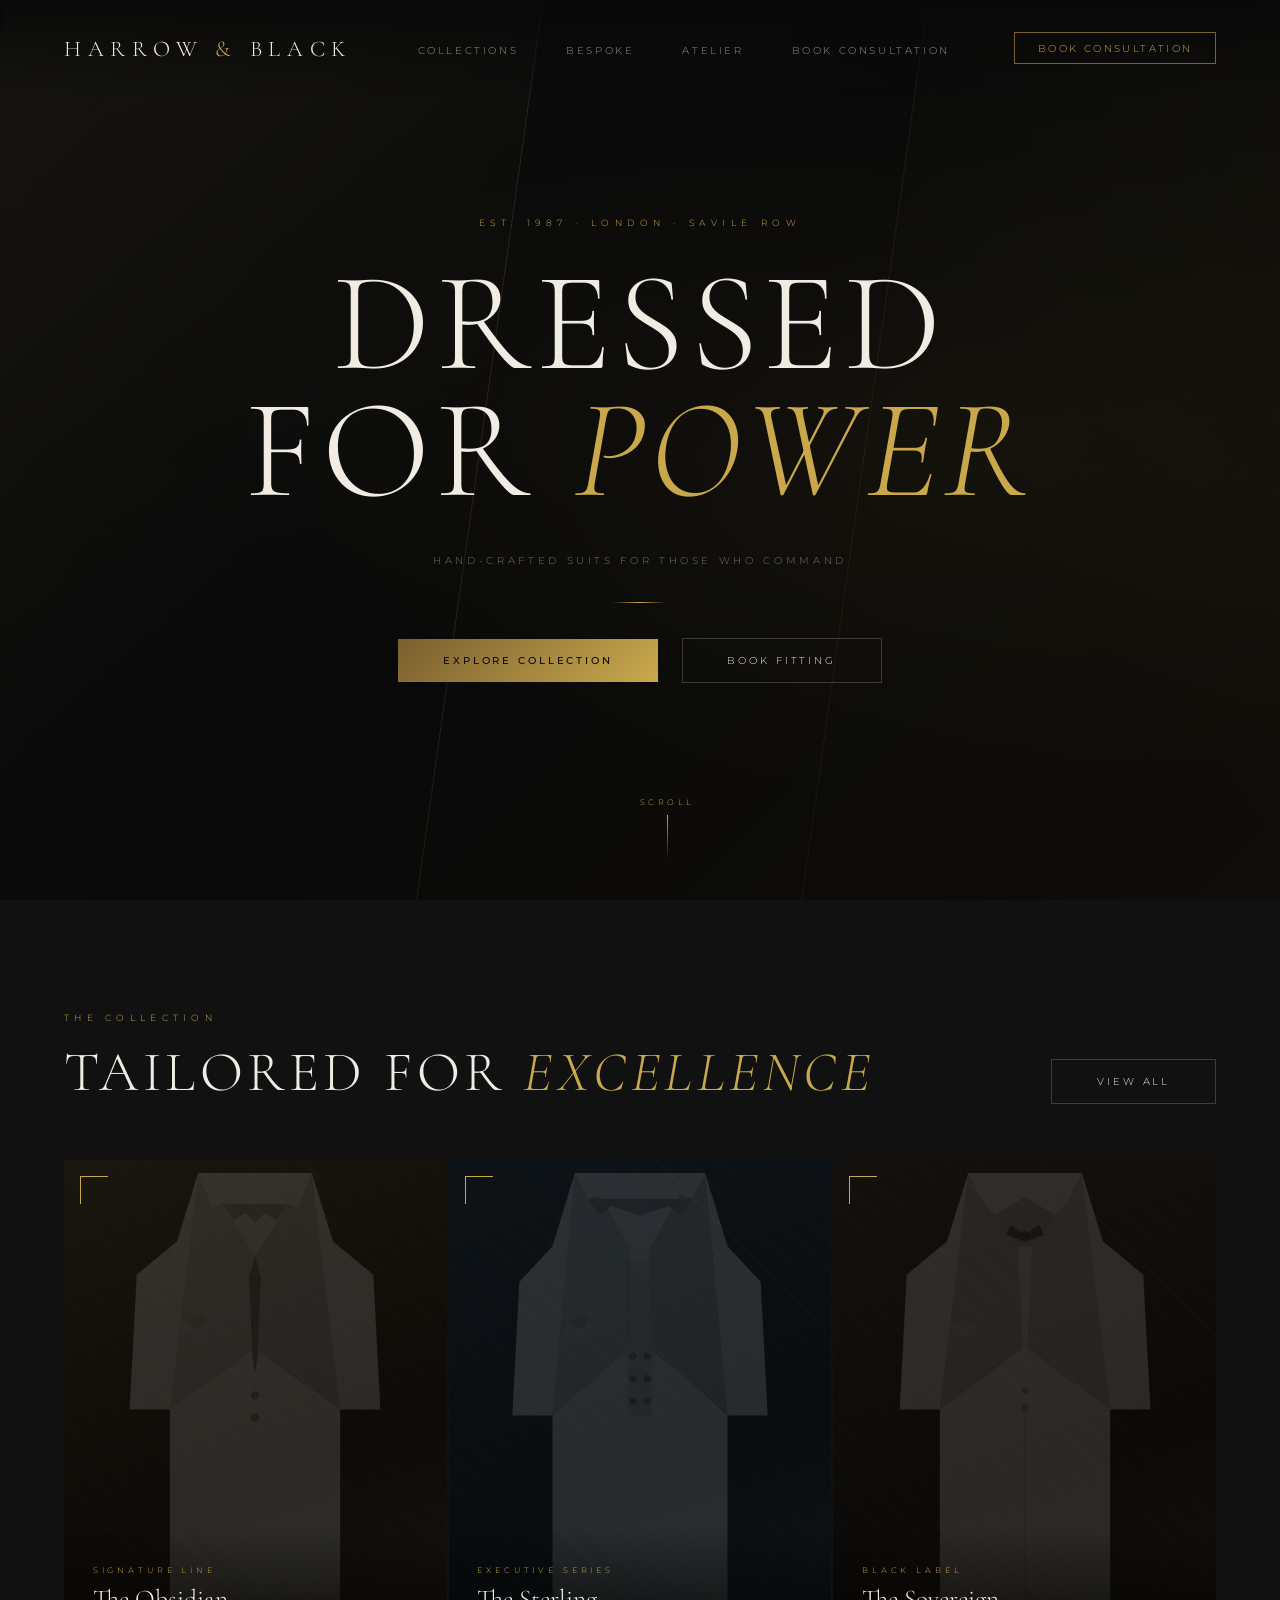
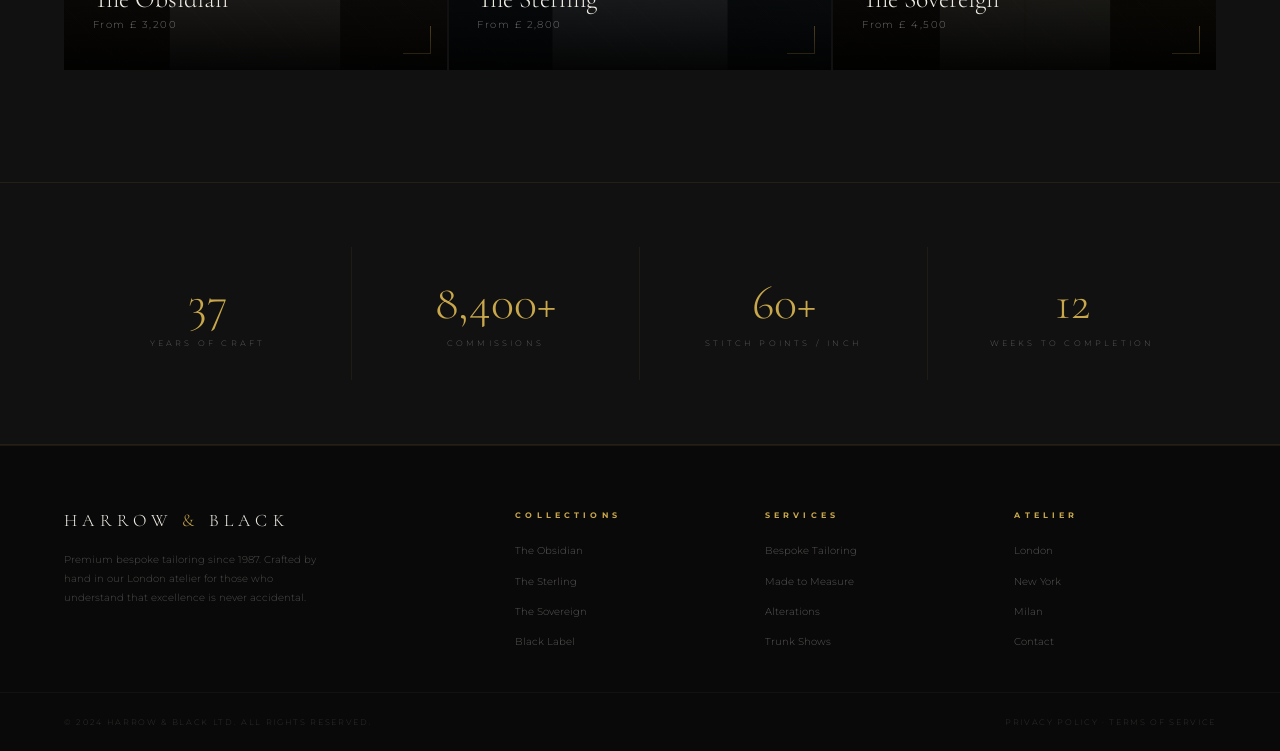
<file: index.html>
<!DOCTYPE html>
<html lang="en">
<head>
  <meta charset="UTF-8"/>
  <meta name="viewport" content="width=device-width, initial-scale=1.0"/>
  <title>Harrow & Black — Premium Tailoring</title>
  <link rel="stylesheet" href="style.css"/>
  <style>
    /* ---- HERO ---- */
    .hero {
      position: relative;
      min-height: 100vh;
      display: flex;
      align-items: center;
      justify-content: center;
      overflow: hidden;
      z-index: 1;
    }
    .hero-bg {
      position: absolute; inset: 0;
      background:
        radial-gradient(ellipse at 75% 50%, rgba(201,168,76,0.05) 0%, transparent 55%),
        linear-gradient(135deg, #0d0d0d 0%, #090909 50%, #0f0d08 100%);
    }
    .hero-panel {
      position: absolute;
      pointer-events: none;
    }
    .hero-panel-left {
      top: -10%; left: -5%;
      width: 42%; height: 130%;
      background: linear-gradient(135deg, rgba(201,168,76,0.06) 0%, transparent 60%);
      transform: skewX(-8deg);
      border-right: 1px solid rgba(201,168,76,0.12);
    }
    .hero-panel-right {
      top: -10%; right: -5%;
      width: 38%; height: 130%;
      background: linear-gradient(-135deg, rgba(201,168,76,0.04) 0%, transparent 60%);
      transform: skewX(-8deg);
      border-left: 1px solid rgba(201,168,76,0.08);
    }
    .hero-gold-line { display: none; }

    .hero-content {
      position: relative;
      z-index: 2;
      text-align: center;
      padding: 0 2rem;
    }
    .hero-eyebrow {
      font-size: 0.58rem;
      letter-spacing: 0.6em;
      text-transform: uppercase;
      color: var(--gold);
      margin-bottom: 2rem;
      opacity: 0;
      animation: riseIn 1s ease forwards 0.3s;
    }
    .hero-title {
      font-family: 'Cormorant Garamond', serif;
      font-weight: 300;
      font-size: clamp(4rem, 11vw, 9rem);
      line-height: 0.9;
      letter-spacing: 0.04em;
      text-transform: uppercase;
      opacity: 0;
      animation: riseIn 1.2s ease forwards 0.5s;
    }
    .hero-title em { font-style: italic; color: var(--gold); }
    .hero-subtitle {
      margin-top: 2.5rem;
      font-size: 0.65rem;
      letter-spacing: 0.35em;
      text-transform: uppercase;
      color: rgba(240,236,228,0.45);
      opacity: 0;
      animation: riseIn 1.2s ease forwards 0.8s;
    }
    .hero-divider {
      width: 55px; height: 1px;
      background: linear-gradient(to right, transparent, var(--gold), transparent);
      margin: 2.2rem auto;
      opacity: 0;
      animation: riseIn 1s ease forwards 1s;
    }
    .hero-actions {
      display: flex;
      gap: 1.5rem;
      justify-content: center;
      align-items: center;
      opacity: 0;
      animation: riseIn 1.2s ease forwards 1.2s;
    }
    @keyframes riseIn {
      from { opacity: 0; transform: translateY(28px); }
      to   { opacity: 1; transform: translateY(0); }
    }
    .scroll-hint {
      position: absolute;
      bottom: 2.5rem; left: 50%;
      transform: translateX(-50%);
      display: flex;
      flex-direction: column;
      align-items: center;
      gap: 0.5rem;
      opacity: 0;
      animation: riseIn 1s ease forwards 1.8s;
      z-index: 2;
    }
    .scroll-hint span {
      font-size: 0.48rem;
      letter-spacing: 0.45em;
      text-transform: uppercase;
      color: var(--gold);
    }
    .scroll-line {
      width: 1px; height: 45px;
      background: linear-gradient(to bottom, var(--gold), transparent);
      animation: scrollPulse 2s ease infinite;
    }
    @keyframes scrollPulse {
      0%,100% { opacity: 0.4; }
      50%      { opacity: 1; }
    }

    /* ---- COLLECTIONS PREVIEW ---- */
    .collections-preview {
      padding: 7rem 5%;
      background: var(--dark);
    }
    .collections-header {
      display: flex;
      justify-content: space-between;
      align-items: flex-end;
      margin-bottom: 3.5rem;
    }
    .collections-grid {
      display: grid;
      grid-template-columns: repeat(3, 1fr);
      gap: 2px;
    }
    .collection-card {
      position: relative;
      aspect-ratio: 3/4;
      overflow: hidden;
    }
    .card-bg {
      position: absolute; inset: 0;
      transition: transform 0.8s cubic-bezier(0.25,0.46,0.45,0.94);
    }
    .collection-card:hover .card-bg { transform: scale(1.05); }
    .bg-1 { background: linear-gradient(160deg, #1a1610 0%, #0d0b07 60%, #181410 100%); }
    .bg-2 { background: linear-gradient(160deg, #0e1318 0%, #080c0f 60%, #101518 100%); }
    .bg-3 { background: linear-gradient(160deg, #14100e 0%, #0c0a08 60%, #131109 100%); }
    .card-pattern {
      position: absolute; inset: 0;
      background: repeating-linear-gradient(45deg, rgba(201,168,76,0.025) 0px, rgba(201,168,76,0.025) 1px, transparent 1px, transparent 22px);
    }
    .card-corner {
      position: absolute;
      width: 28px; height: 28px;
      pointer-events: none;
      transition: width 0.4s, height 0.4s;
    }
    .collection-card:hover .card-corner { width: 38px; height: 38px; }
    .card-corner.tl { top: 1rem; left: 1rem; border-top: 1px solid var(--gold); border-left: 1px solid var(--gold); }
    .card-corner.br { bottom: 1rem; right: 1rem; border-bottom: 1px solid var(--gold); border-right: 1px solid var(--gold); }
    .suit-icon {
      position: absolute;
      bottom: 0; left: 50%;
      transform: translateX(-50%);
      width: 68%; opacity: 0.12;
      transition: opacity 0.5s, transform 0.5s;
    }
    .collection-card:hover .suit-icon { transform: translateX(-50%) scale(1.04); opacity: 0.28; }
    .card-overlay {
      position: absolute; inset: 0;
      background: rgba(201,168,76,0.04);
      opacity: 0; transition: opacity 0.4s;
    }
    .collection-card:hover .card-overlay { opacity: 1; }
    .card-info {
      position: absolute;
      bottom: 0; left: 0; right: 0;
      padding: 2.5rem 1.8rem;
      background: linear-gradient(to top, rgba(0,0,0,0.9) 0%, transparent 100%);
    }
    .card-tag {
      font-size: 0.48rem;
      letter-spacing: 0.5em;
      text-transform: uppercase;
      color: var(--gold);
      margin-bottom: 0.5rem;
    }
    .card-name {
      font-family: 'Cormorant Garamond', serif;
      font-size: 1.6rem;
      font-weight: 300;
    }
    .card-price {
      font-size: 0.6rem;
      letter-spacing: 0.15em;
      color: rgba(240,236,228,0.45);
      margin-top: 0.3rem;
    }

    /* ---- MOBILE OVERRIDES (inside inline style to beat specificity) ---- */
    @media (max-width: 768px) {
      /* NAV: prevent logo/hamburger overlap */
      nav {
        padding: 1.2rem 5% !important;
        display: flex !important;
        align-items: center !important;
        justify-content: space-between !important;
      }
      .nav-logo {
        font-size: 1rem !important;
        letter-spacing: 0.15em !important;
        white-space: nowrap !important;
      }

      /* HERO: shrink title so it never clips */
      .hero-title {
        font-size: clamp(2.6rem, 12vw, 4rem) !important;
        line-height: 1 !important;
      }
      .hero-eyebrow {
        font-size: 0.5rem !important;
        letter-spacing: 0.35em !important;
      }
      .hero-content {
        padding: 0 1.2rem !important;
      }
      .hero-actions {
        flex-direction: column !important;
        gap: 0.9rem !important;
        width: 100% !important;
      }
      .hero-actions .btn-primary,
      .hero-actions .btn-ghost {
        width: 100% !important;
        text-align: center !important;
        padding: 0.9rem 1.5rem !important;
      }

      /* COLLECTIONS SECTION: header stack, single column cards */
      .collections-preview {
        padding: 4rem 5% !important;
      }
      .collections-header {
        flex-direction: column !important;
        align-items: flex-start !important;
        gap: 1.2rem !important;
        margin-bottom: 2rem !important;
      }
      .collections-grid {
        grid-template-columns: 1fr !important;
        gap: 3px !important;
      }
      .collection-card {
        aspect-ratio: 4/3 !important;
      }
      .card-name {
        font-size: 1.3rem !important;
        white-space: normal !important;
        overflow: visible !important;
        text-overflow: unset !important;
      }

      /* STATS: 2-column grid, no horizontal overflow */
      .stats {
        grid-template-columns: repeat(2, 1fr) !important;
        padding: 3rem 5% !important;
        width: 100% !important;
        overflow: hidden !important;
      }
      .stat-number {
        font-size: 2rem !important;
      }

      /* SCROLL HINT: pin to bottom of hero, don't let it float mid-screen */
      .scroll-hint {
        position: absolute !important;
        bottom: 1.8rem !important;
        left: 50% !important;
        transform: translateX(-50%) !important;
      }

      /* SUIT ICONS: contain within card, don't bleed out top */
      .suit-icon {
        max-height: 85% !important;
        width: auto !important;
        object-fit: contain !important;
      }
    }
  </style>
</head>
<body>

  <div class="gold-lines-bg"></div>

  <!-- HERO -->
  <section class="hero">
    <div class="hero-bg"></div>
    <div class="hero-panel hero-panel-left"></div>
    <div class="hero-panel hero-panel-right"></div>
    <div class="hero-gold-line hero-gold-line-1"></div>
    <div class="hero-gold-line hero-gold-line-2"></div>
    <div class="hero-content">
      <p class="hero-eyebrow">Est. 1987 · London · Savile Row</p>
      <h1 class="hero-title">Dressed<br>for <em>Power</em></h1>
      <p class="hero-subtitle">Hand-crafted suits for those who command</p>
      <div class="hero-divider"></div>
      <div class="hero-actions">
        <a href="collections.html" class="btn-primary">Explore Collection</a>
        <a href="contact.html" class="btn-ghost">Book Fitting</a>
      </div>
    </div>
    <div class="scroll-hint">
      <span>Scroll</span>
      <div class="scroll-line"></div>
    </div>
  </section>



  <!-- COLLECTIONS PREVIEW -->
  <section class="collections-preview">
    <div class="collections-header reveal">
      <div>
        <p class="section-label">The Collection</p>
        <h2 class="section-title">Tailored for <em>Excellence</em></h2>
      </div>
      <a href="collections.html" class="btn-ghost">View All</a>
    </div>
    <div class="collections-grid">
      <div class="collection-card">
        <div class="card-bg bg-1"></div>
        <div class="card-pattern"></div>
        <div class="card-corner tl"></div>
        <div class="card-corner br"></div>
        <svg class="suit-icon" viewBox="0 0 220 420" fill="none">
          <path d="M62 0 L44 58 L10 86 L4 200 L38 200 L38 420 L182 420 L182 200 L216 200 L210 86 L176 58 L158 0" fill="white"/>
          <path d="M158 0 L146 30 L138 26 L110 70 L110 148 L132 165 L182 200" fill="#ccc"/>
          <path d="M62 0 L74 30 L82 26 L110 70 L110 148 L88 165 L38 200" fill="#d8d8d8"/>
          <path d="M138 26 L128 40 L118 34 L110 42 L102 34 L92 40 L82 26" fill="#aaa"/>
          <path d="M110 70 L105 88 L108 158 L110 168 L112 158 L115 88 Z" fill="#777"/>
          <circle cx="110" cy="188" r="3.5" fill="#999"/>
          <circle cx="110" cy="207" r="3.5" fill="#999"/>
          <path d="M48 128 L70 126 L70 134 L48 136 Z" fill="white" opacity="0.4"/>
          <path d="M52 124 L68 122 L65 130 L58 132 Z" fill="#c9a84c" opacity="0.55"/>
        </svg>
        <div class="card-overlay"></div>
        <div class="card-info">
          <p class="card-tag">Signature Line</p>
          <h3 class="card-name">The Obsidian</h3>
          <p class="card-price">From £ 3,200</p>
        </div>
      </div>
      <div class="collection-card">
        <div class="card-bg bg-2"></div>
        <div class="card-pattern"></div>
        <div class="card-corner tl"></div>
        <div class="card-corner br"></div>
        <svg class="suit-icon" viewBox="0 0 220 420" fill="none">
          <path d="M55 0 L36 62 L8 92 L2 205 L36 205 L36 420 L184 420 L184 205 L218 205 L212 92 L184 62 L165 0" fill="white"/>
          <path d="M165 0 L154 22 L170 38 L154 52 L122 74 L118 148 L142 168 L184 205" fill="#b8b8b8"/>
          <path d="M165 0 L154 22 L144 18 L118 64 L118 148 L142 168 L184 205" fill="#c8c8c8"/>
          <path d="M55 0 L66 22 L50 38 L66 52 L98 74 L102 148 L78 168 L36 205" fill="#ccc"/>
          <path d="M55 0 L66 22 L76 18 L102 64 L102 148 L78 168 L36 205" fill="#d8d8d8"/>
          <path d="M98 74 L122 74 L120 205 L100 205 Z" fill="#ccc" opacity="0.6"/>
          <path d="M154 22 L144 36 L134 28 L110 36 L86 28 L76 36 L66 22" fill="#a0a0a0"/>
          <circle cx="104" cy="155" r="3" fill="#888"/><circle cx="116" cy="155" r="3" fill="#888"/>
          <circle cx="104" cy="174" r="3" fill="#888"/><circle cx="116" cy="174" r="3" fill="#888"/>
          <circle cx="104" cy="193" r="3" fill="#888"/><circle cx="116" cy="193" r="3" fill="#888"/>
          <path d="M46 128 L68 126 L68 136 L46 138 Z" fill="white" opacity="0.35"/>
          <path d="M48 124 L66 122 L64 129 L55 132 Z" fill="#c9a84c" opacity="0.5"/>
        </svg>
        <div class="card-overlay"></div>
        <div class="card-info">
          <p class="card-tag">Executive Series</p>
          <h3 class="card-name">The Sterling</h3>
          <p class="card-price">From £ 2,800</p>
        </div>
      </div>
      <div class="collection-card">
        <div class="card-bg bg-3"></div>
        <div class="card-pattern"></div>
        <div class="card-corner tl"></div>
        <div class="card-corner br"></div>
        <svg class="suit-icon" viewBox="0 0 220 420" fill="none">
          <path d="M62 0 L44 58 L10 86 L4 200 L38 200 L38 420 L182 420 L182 200 L216 200 L210 86 L176 58 L158 0" fill="white"/>
          <path d="M158 0 L146 24 L130 42 L116 62 L112 148 L138 168 L182 200" fill="#e0e0e0"/>
          <path d="M158 0 L146 24 L136 36 L116 62 L112 148 L138 168 L182 200" fill="#d0d0d0"/>
          <path d="M62 0 L74 24 L90 42 L104 62 L108 148 L82 168 L38 200" fill="#d8d8d8"/>
          <path d="M62 0 L74 24 L84 36 L104 62 L108 148 L82 168 L38 200" fill="#c8c8c8"/>
          <path d="M136 36 L116 62 L104 62 L84 36 L110 20 Z" fill="#bbb"/>
          <path d="M98 44 L110 52 L122 44 L126 52 L110 58 L94 52 Z" fill="#111" opacity="0.7"/>
          <circle cx="110" cy="52" r="3" fill="#222" opacity="0.7"/>
          <line x1="110" y1="200" x2="110" y2="420" stroke="#c9a84c" stroke-width="2" opacity="0.25"/>
          <circle cx="110" cy="184" r="3" fill="#c9a84c" opacity="0.8"/>
          <circle cx="110" cy="198" r="3" fill="#c9a84c" opacity="0.8"/>
          <path d="M48 130 L70 128 L70 136 L48 138 Z" fill="white" opacity="0.4"/>
        </svg>
        <div class="card-overlay"></div>
        <div class="card-info">
          <p class="card-tag">Black Label</p>
          <h3 class="card-name">The Sovereign</h3>
          <p class="card-price">From £ 4,500</p>
        </div>
      </div>
    </div>
  </section>

  <!-- STATS -->
  <div class="stats">
    <div class="stat-item reveal">
      <div class="stat-number">37</div>
      <div class="stat-label">Years of Craft</div>
    </div>
    <div class="stat-item reveal">
      <div class="stat-number">8,400+</div>
      <div class="stat-label">Commissions</div>
    </div>
    <div class="stat-item reveal">
      <div class="stat-number">60+</div>
      <div class="stat-label">Stitch Points / Inch</div>
    </div>
    <div class="stat-item reveal">
      <div class="stat-number">12</div>
      <div class="stat-label">Weeks to Completion</div>
    </div>
  </div>

  <script src="shared.js"></script>
</body>
</html>
</file>
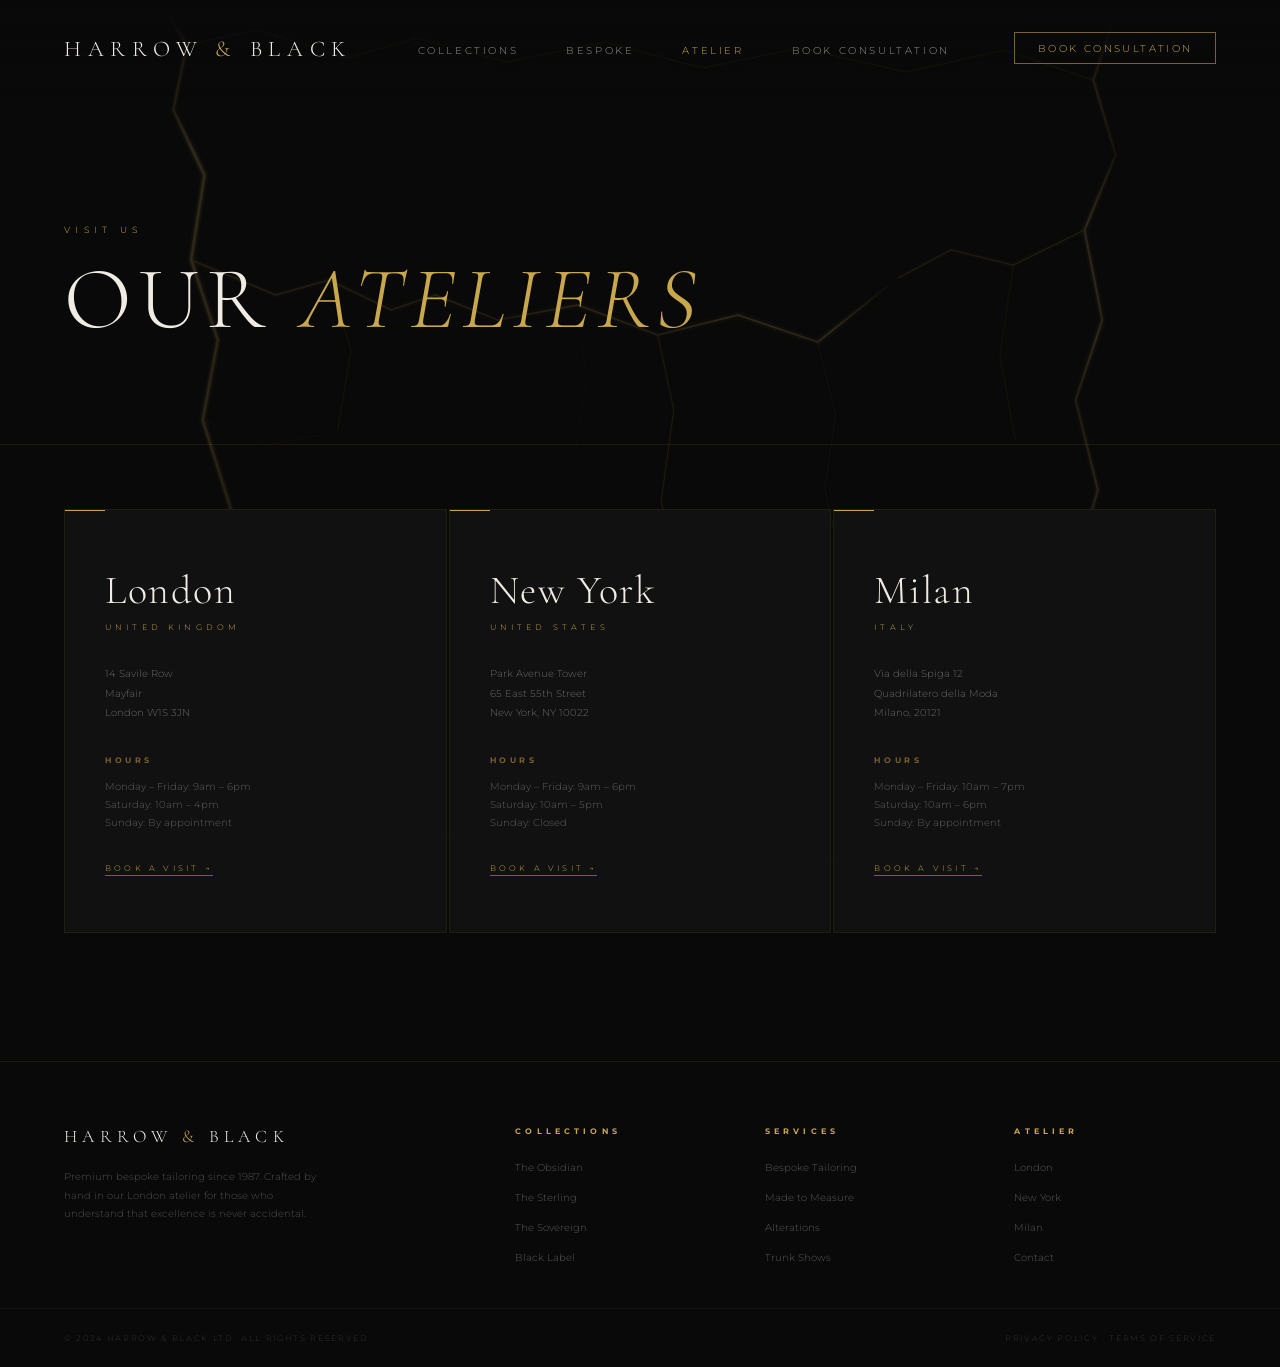
<file: atelier.html>
<!DOCTYPE html>
<html lang="en">
<head>
  <meta charset="UTF-8"/>
  <meta name="viewport" content="width=device-width, initial-scale=1.0"/>
  <title>Atelier — Harrow & Black</title>
  <link rel="stylesheet" href="style.css"/>
  <style>
    .locations {
      padding: 4rem 5% 8rem;
      display: grid;
      grid-template-columns: repeat(3, 1fr);
      gap: 2px;
      position: relative;
      z-index: 1;
    }
    .location-card {
      padding: 3.5rem 2.5rem;
      border: 1px solid rgba(201,168,76,0.08);
      background: var(--dark);
      transition: border-color 0.4s, background 0.4s;
      position: relative;
      overflow: hidden;
    }
    .location-card::before {
      content: '';
      position: absolute;
      top: 0; left: 0;
      width: 40px; height: 1px;
      background: var(--gold);
      transition: width 0.5s;
    }
    .location-card:hover::before { width: 100%; }
    .location-card:hover { border-color: rgba(201,168,76,0.2); background: rgba(201,168,76,0.03); }

    .location-city {
      font-family: 'Cormorant Garamond', serif;
      font-size: 2.5rem;
      font-weight: 300;
      margin-bottom: 0.5rem;
      letter-spacing: 0.04em;
    }
    .location-country {
      font-size: 0.52rem;
      letter-spacing: 0.5em;
      text-transform: uppercase;
      color: var(--gold);
      margin-bottom: 2rem;
    }
    .location-address {
      font-size: 0.65rem;
      line-height: 1.9;
      color: rgba(240,236,228,0.4);
      margin-bottom: 2rem;
    }
    .location-hours h4 {
      font-size: 0.5rem;
      letter-spacing: 0.45em;
      text-transform: uppercase;
      color: var(--gold-dim);
      margin-bottom: 0.8rem;
    }
    .location-hours p {
      font-size: 0.62rem;
      line-height: 1.8;
      color: rgba(240,236,228,0.35);
    }
    .location-link {
      display: inline-block;
      margin-top: 2rem;
      font-size: 0.5rem;
      letter-spacing: 0.4em;
      text-transform: uppercase;
      color: var(--gold);
      text-decoration: none;
      border-bottom: 1px solid var(--gold-dim);
      padding-bottom: 2px;
      transition: color 0.3s;
    }

    /* ---- MOBILE OVERRIDES ---- */
    @media (max-width: 768px) {
      .locations {
        grid-template-columns: 1fr !important;
        padding: 2rem 5% 5rem !important;
        gap: 1px !important;
      }
      .location-card {
        padding: 2.5rem 1.8rem !important;
      }
    }
  </style>
</head>
<body>
  <div class="gold-lines-bg"></div>

  <div class="page-header">
    <p class="section-label">Visit Us</p>
    <h1 class="section-title">Our <em>Ateliers</em></h1>
  </div>

  <section class="locations">
    <div class="location-card reveal">
      <h2 class="location-city">London</h2>
      <p class="location-country">United Kingdom</p>
      <p class="location-address">14 Savile Row<br>Mayfair<br>London W1S 3JN</p>
      <div class="location-hours">
        <h4>Hours</h4>
        <p>Monday – Friday: 9am – 6pm<br>Saturday: 10am – 4pm<br>Sunday: By appointment</p>
      </div>
      <a href="contact.html" class="location-link">Book a Visit →</a>
    </div>
    <div class="location-card reveal">
      <h2 class="location-city">New York</h2>
      <p class="location-country">United States</p>
      <p class="location-address">Park Avenue Tower<br>65 East 55th Street<br>New York, NY 10022</p>
      <div class="location-hours">
        <h4>Hours</h4>
        <p>Monday – Friday: 9am – 6pm<br>Saturday: 10am – 5pm<br>Sunday: Closed</p>
      </div>
      <a href="contact.html" class="location-link">Book a Visit →</a>
    </div>
    <div class="location-card reveal">
      <h2 class="location-city">Milan</h2>
      <p class="location-country">Italy</p>
      <p class="location-address">Via della Spiga 12<br>Quadrilatero della Moda<br>Milano, 20121</p>
      <div class="location-hours">
        <h4>Hours</h4>
        <p>Monday – Friday: 10am – 7pm<br>Saturday: 10am – 6pm<br>Sunday: By appointment</p>
      </div>
      <a href="contact.html" class="location-link">Book a Visit →</a>
    </div>
  </section>

  <script src="shared.js"></script>
</body>
</html>
</file>
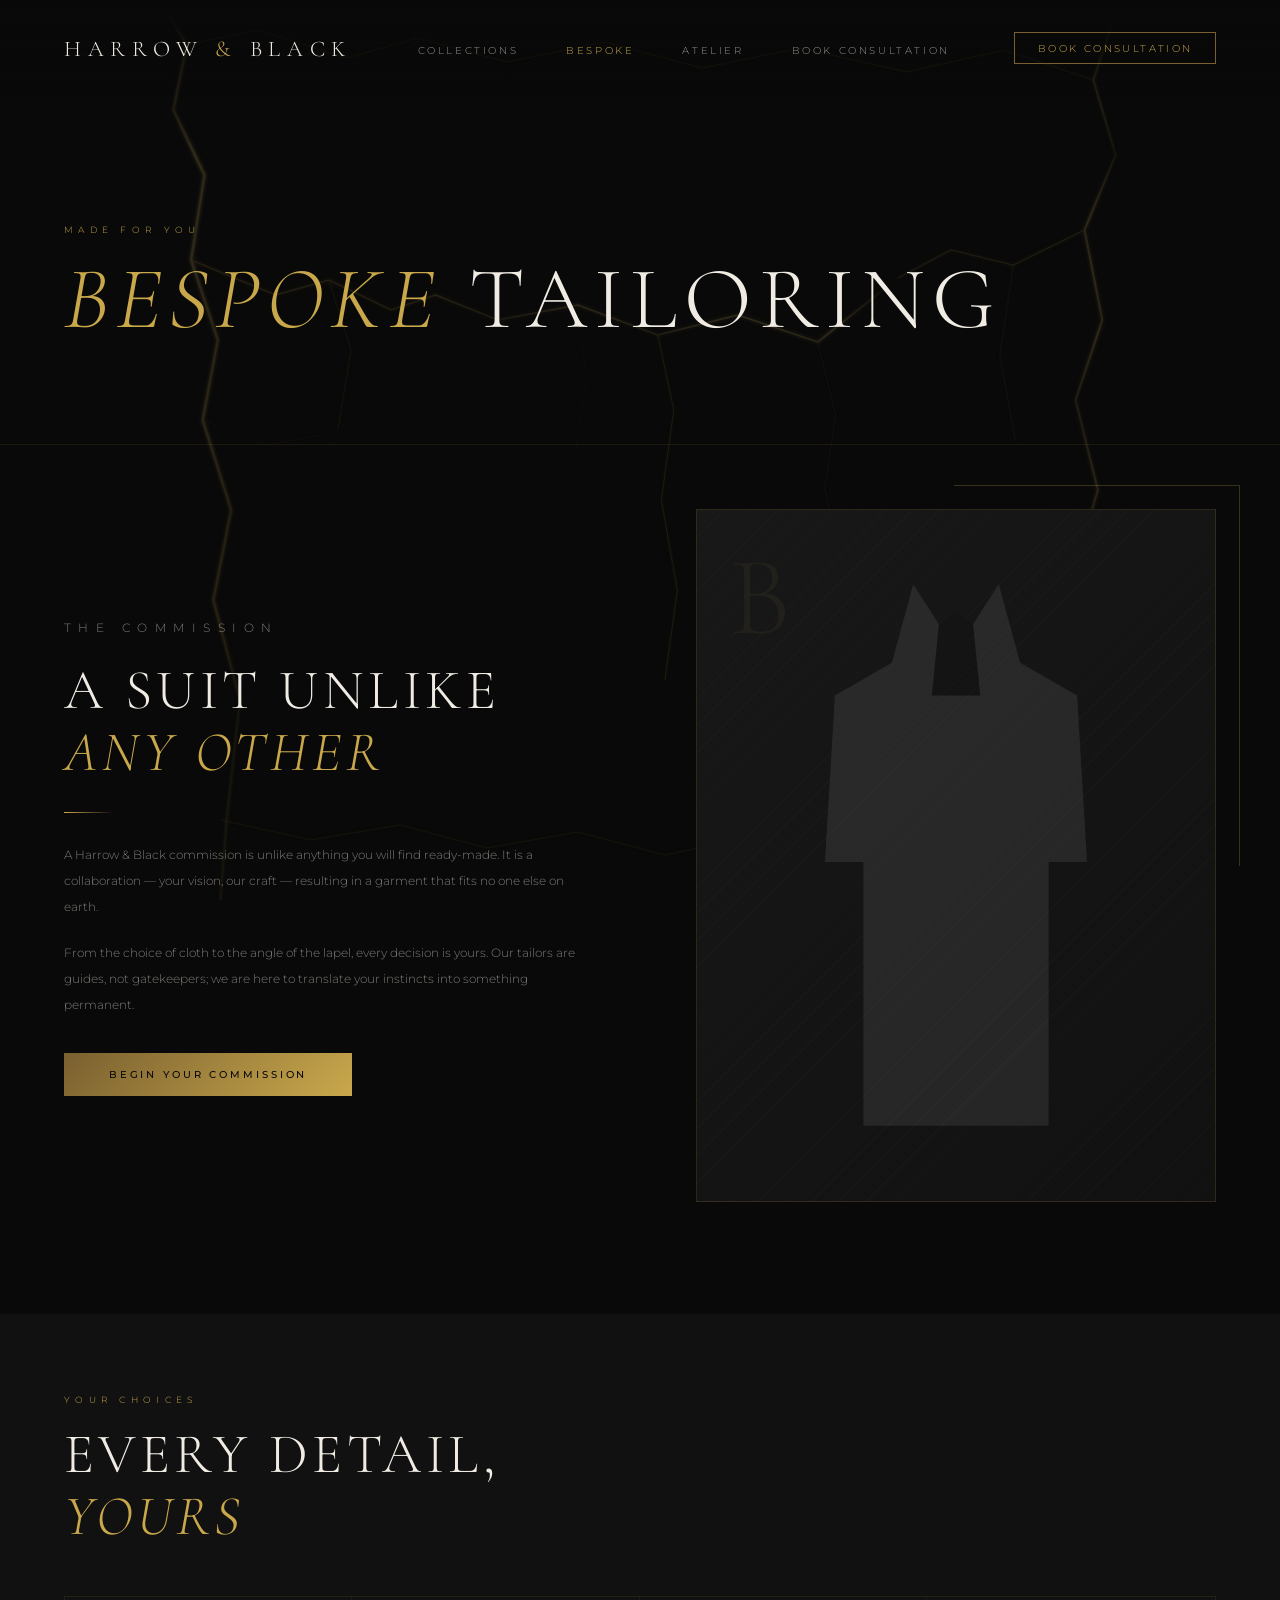
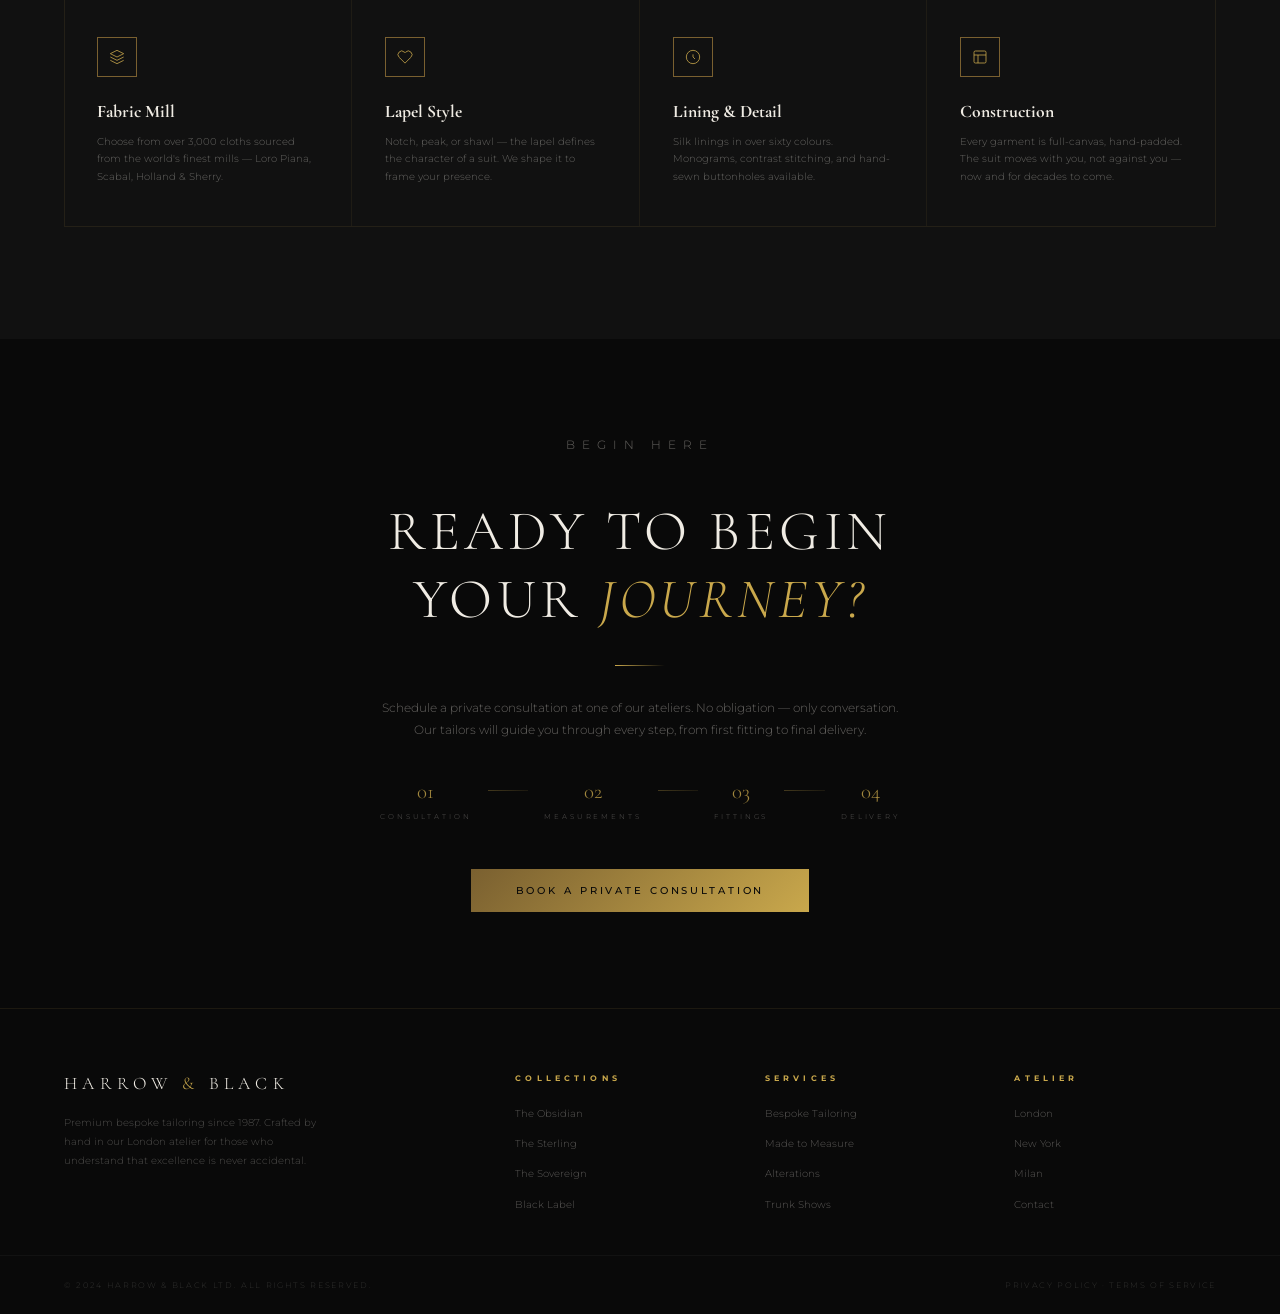
<file: bespoke.html>
<!DOCTYPE html>
<html lang="en">
<head>
  <meta charset="UTF-8"/>
  <meta name="viewport" content="width=device-width, initial-scale=1.0"/>
  <title>Bespoke — Harrow & Black</title>
  <link rel="stylesheet" href="style.css"/>
  <style>
    .bespoke-intro {
      padding: 4rem 5% 7rem;
      display: grid;
      grid-template-columns: 1fr 1fr;
      gap: 7rem;
      align-items: center;
    }
    .bespoke-intro p {
      font-size: 0.78rem;
      line-height: 2.1;
      color: rgba(240,236,228,0.5);
      margin-bottom: 1.2rem;
    }

    /* Options grid */
    .options-section {
      padding: 5rem 5% 7rem;
      background: var(--dark);
    }
    .options-section .section-title { margin-bottom: 3rem; }
    .options-grid {
      display: grid;
      grid-template-columns: repeat(4, 1fr);
      gap: 1px;
      border: 1px solid rgba(201,168,76,0.1);
    }
    .option-item {
      padding: 2.5rem 2rem;
      border-right: 1px solid rgba(201,168,76,0.08);
      transition: background 0.3s;
      cursor: default;
    }
    .option-item:last-child { border-right: none; }
    .option-item:hover { background: rgba(201,168,76,0.04); }
    .option-icon {
      width: 2.5rem; height: 2.5rem;
      border: 1px solid var(--gold-dim);
      display: flex; align-items: center; justify-content: center;
      margin-bottom: 1.5rem;
    }
    .option-icon svg { width: 1rem; height: 1rem; stroke: var(--gold); fill: none; }
    .option-title {
      font-family: 'Cormorant Garamond', serif;
      font-size: 1.1rem;
      margin-bottom: 0.7rem;
    }
    .option-desc {
      font-size: 0.6rem;
      line-height: 1.85;
      color: rgba(240,236,228,0.38);
    }

    /* Visual box */
    .bespoke-visual {
      position: relative;
      aspect-ratio: 3/4;
    }
    .bespoke-box {
      position: absolute; inset: 0;
      border: 1px solid rgba(201,168,76,0.14);
      background: linear-gradient(135deg, var(--dark2), var(--dark));
      overflow: hidden;
    }
    .bespoke-box::before {
      content: '';
      position: absolute; inset: 0;
      background: repeating-linear-gradient(-45deg, transparent, transparent 18px, rgba(201,168,76,0.025) 18px, rgba(201,168,76,0.025) 19px);
    }
    .bespoke-box-accent {
      position: absolute;
      top: -1.5rem; right: -1.5rem;
      width: 55%; height: 55%;
      border-top: 1px solid rgba(201,168,76,0.25);
      border-right: 1px solid rgba(201,168,76,0.25);
    }
    .bespoke-suit {
      position: absolute; top: 50%; left: 50%;
      transform: translate(-50%, -50%);
      width: 55%; opacity: 0.08;
    }
    .bespoke-num {
      position: absolute; top: 2rem; left: 2rem;
      font-family: 'Cormorant Garamond', serif;
      font-size: 7rem; color: var(--gold); opacity: 0.06; line-height: 1;
    }

    /* CTA strip */
    .bespoke-cta {
      padding: 6rem 5%;
      text-align: center;
    }
    .bespoke-cta h2 {
      font-family: 'Cormorant Garamond', serif;
      font-weight: 300;
      font-size: clamp(2rem, 5vw, 3.5rem);
      text-transform: uppercase;
      letter-spacing: 0.08em;
      margin-bottom: 1rem;
    }
    .bespoke-cta h2 em { font-style: italic; color: var(--gold); }
    .bespoke-cta p {
      font-size: 0.72rem;
      color: rgba(240,236,228,0.4);
      line-height: 1.9;
      max-width: 520px;
      margin: 0 auto 2.5rem;
    }
    .bespoke-cta-inner {
      max-width: 680px;
      margin: 0 auto;
    }
    .bespoke-cta-steps {
      display: flex;
      align-items: center;
      justify-content: center;
      gap: 0;
      margin: 0 auto 3rem;
      max-width: 520px;
    }
    .cta-step {
      display: flex;
      flex-direction: column;
      align-items: center;
      gap: 0.6rem;
      flex-shrink: 0;
    }
    .cta-step-num {
      font-family: 'Cormorant Garamond', serif;
      font-size: 1.3rem;
      color: var(--gold);
      opacity: 0.8;
      line-height: 1;
    }
    .cta-step-label {
      font-size: 0.45rem;
      letter-spacing: 0.4em;
      text-transform: uppercase;
      color: rgba(240,236,228,0.35);
    }
    .cta-step-line {
      flex: 1;
      height: 1px;
      background: linear-gradient(to right, rgba(201,168,76,0.3), rgba(201,168,76,0.1));
      margin: 0 1rem;
      margin-bottom: 1.4rem;
    }

    /* ---- MOBILE OVERRIDES ---- */
    @media (max-width: 768px) {
      /* Two-column intro → single column, suit visual below text */
      .bespoke-intro {
        grid-template-columns: 1fr !important;
        gap: 2.5rem !important;
        padding: 3rem 5% !important;
      }
      /* Shrink suit visual so it doesn't overlap text */
      .bespoke-visual {
        aspect-ratio: 4/3 !important;
        max-height: 320px !important;
      }
      /* Options: 2-col on mobile (4-col is too cramped) */
      .options-grid {
        grid-template-columns: 1fr 1fr !important;
      }
      .options-section {
        padding: 3rem 5% !important;
      }
      .option-item {
        padding: 1.8rem 1.2rem !important;
        border-right: none !important;
        border-bottom: 1px solid rgba(201,168,76,0.08) !important;
      }
      /* CTA steps: wrap and hide connector lines */
      .bespoke-cta-steps {
        flex-wrap: wrap !important;
        justify-content: center !important;
        gap: 1.8rem 2.5rem !important;
        margin-bottom: 2rem !important;
        max-width: 100% !important;
      }
      .cta-step {
        flex: 0 0 calc(33% - 2rem) !important;
        align-items: center !important;
      }
      .cta-step-line {
        display: none !important;
      }
      .bespoke-cta {
        padding: 4rem 5% !important;
      }
      .bespoke-cta .btn-primary {
        width: 100% !important;
        text-align: center !important;
      }
    }
  </style>
</head>
<body>
  <div class="gold-lines-bg"></div>

  <div class="page-header">
    <p class="section-label">Made for You</p>
    <h1 class="section-title"><em>Bespoke</em> Tailoring</h1>
  </div>

  <!-- INTRO -->
  <section class="bespoke-intro">
    <div class="reveal">
      <p class="section-label">The Commission</p>
      <h2 class="section-title">A Suit Unlike<br><em>Any Other</em></h2>
      <div class="gold-rule"></div>
      <p>A Harrow & Black commission is unlike anything you will find ready-made. It is a collaboration — your vision, our craft — resulting in a garment that fits no one else on earth.</p>
      <p>From the choice of cloth to the angle of the lapel, every decision is yours. Our tailors are guides, not gatekeepers; we are here to translate your instincts into something permanent.</p>
      <a href="contact.html" class="btn-primary" style="margin-top:1rem;">Begin Your Commission</a>
    </div>
    <div class="bespoke-visual reveal">
      <div class="bespoke-box">
        <div class="bespoke-num">B</div>
        <svg class="bespoke-suit" viewBox="0 0 200 380" fill="none">
          <path d="M70 0 L55 55 L15 78 L8 195 L35 195 L35 380 L165 380 L165 195 L192 195 L185 78 L145 55 L130 0 L112 28 L100 18 L88 28 Z" fill="white"/>
          <path d="M88 28 L100 18 L112 28 L117 78 L83 78 Z" fill="black"/>
        </svg>
      </div>
      <div class="bespoke-box-accent"></div>
    </div>
  </section>

  <!-- OPTIONS -->
  <section class="options-section">
    <div class="reveal" style="margin-bottom:3rem;">
      <p class="section-label">Your Choices</p>
      <h2 class="section-title">Every Detail,<br><em>Yours</em></h2>
    </div>
    <div class="options-grid">
      <div class="option-item reveal">
        <div class="option-icon">
          <svg viewBox="0 0 24 24" stroke-width="1.2"><path d="M12 2L2 7l10 5 10-5-10-5zM2 17l10 5 10-5M2 12l10 5 10-5"/></svg>
        </div>
        <h3 class="option-title">Fabric Mill</h3>
        <p class="option-desc">Choose from over 3,000 cloths sourced from the world's finest mills — Loro Piana, Scabal, Holland & Sherry.</p>
      </div>
      <div class="option-item reveal">
        <div class="option-icon">
          <svg viewBox="0 0 24 24" stroke-width="1.2"><path d="M20.84 4.61a5.5 5.5 0 0 0-7.78 0L12 5.67l-1.06-1.06a5.5 5.5 0 0 0-7.78 7.78l1.06 1.06L12 21.23l7.78-7.78 1.06-1.06a5.5 5.5 0 0 0 0-7.78z"/></svg>
        </div>
        <h3 class="option-title">Lapel Style</h3>
        <p class="option-desc">Notch, peak, or shawl — the lapel defines the character of a suit. We shape it to frame your presence.</p>
      </div>
      <div class="option-item reveal">
        <div class="option-icon">
          <svg viewBox="0 0 24 24" stroke-width="1.2"><circle cx="12" cy="12" r="10"/><path d="M12 8v4l3 3"/></svg>
        </div>
        <h3 class="option-title">Lining & Detail</h3>
        <p class="option-desc">Silk linings in over sixty colours. Monograms, contrast stitching, and hand-sewn buttonholes available.</p>
      </div>
      <div class="option-item reveal">
        <div class="option-icon">
          <svg viewBox="0 0 24 24" stroke-width="1.2"><rect x="3" y="3" width="18" height="18" rx="2"/><path d="M3 9h18M9 21V9"/></svg>
        </div>
        <h3 class="option-title">Construction</h3>
        <p class="option-desc">Every garment is full-canvas, hand-padded. The suit moves with you, not against you — now and for decades to come.</p>
      </div>
    </div>
  </section>

  <!-- CTA -->
  <section class="bespoke-cta">
    <div class="reveal bespoke-cta-inner">
      <p class="section-label">Begin Here</p>
      <h2>Ready to Begin<br>Your <em>Journey?</em></h2>
      <div class="gold-rule" style="margin:2rem auto;"></div>
      <p>Schedule a private consultation at one of our ateliers. No obligation — only conversation. Our tailors will guide you through every step, from first fitting to final delivery.</p>
      <div class="bespoke-cta-steps">
        <div class="cta-step">
          <span class="cta-step-num">01</span>
          <span class="cta-step-label">Consultation</span>
        </div>
        <div class="cta-step-line"></div>
        <div class="cta-step">
          <span class="cta-step-num">02</span>
          <span class="cta-step-label">Measurements</span>
        </div>
        <div class="cta-step-line"></div>
        <div class="cta-step">
          <span class="cta-step-num">03</span>
          <span class="cta-step-label">Fittings</span>
        </div>
        <div class="cta-step-line"></div>
        <div class="cta-step">
          <span class="cta-step-num">04</span>
          <span class="cta-step-label">Delivery</span>
        </div>
      </div>
      <a href="contact.html" class="btn-primary">Book a Private Consultation</a>
    </div>
  </section>

  <script src="shared.js"></script>
</body>
</html>
</file>
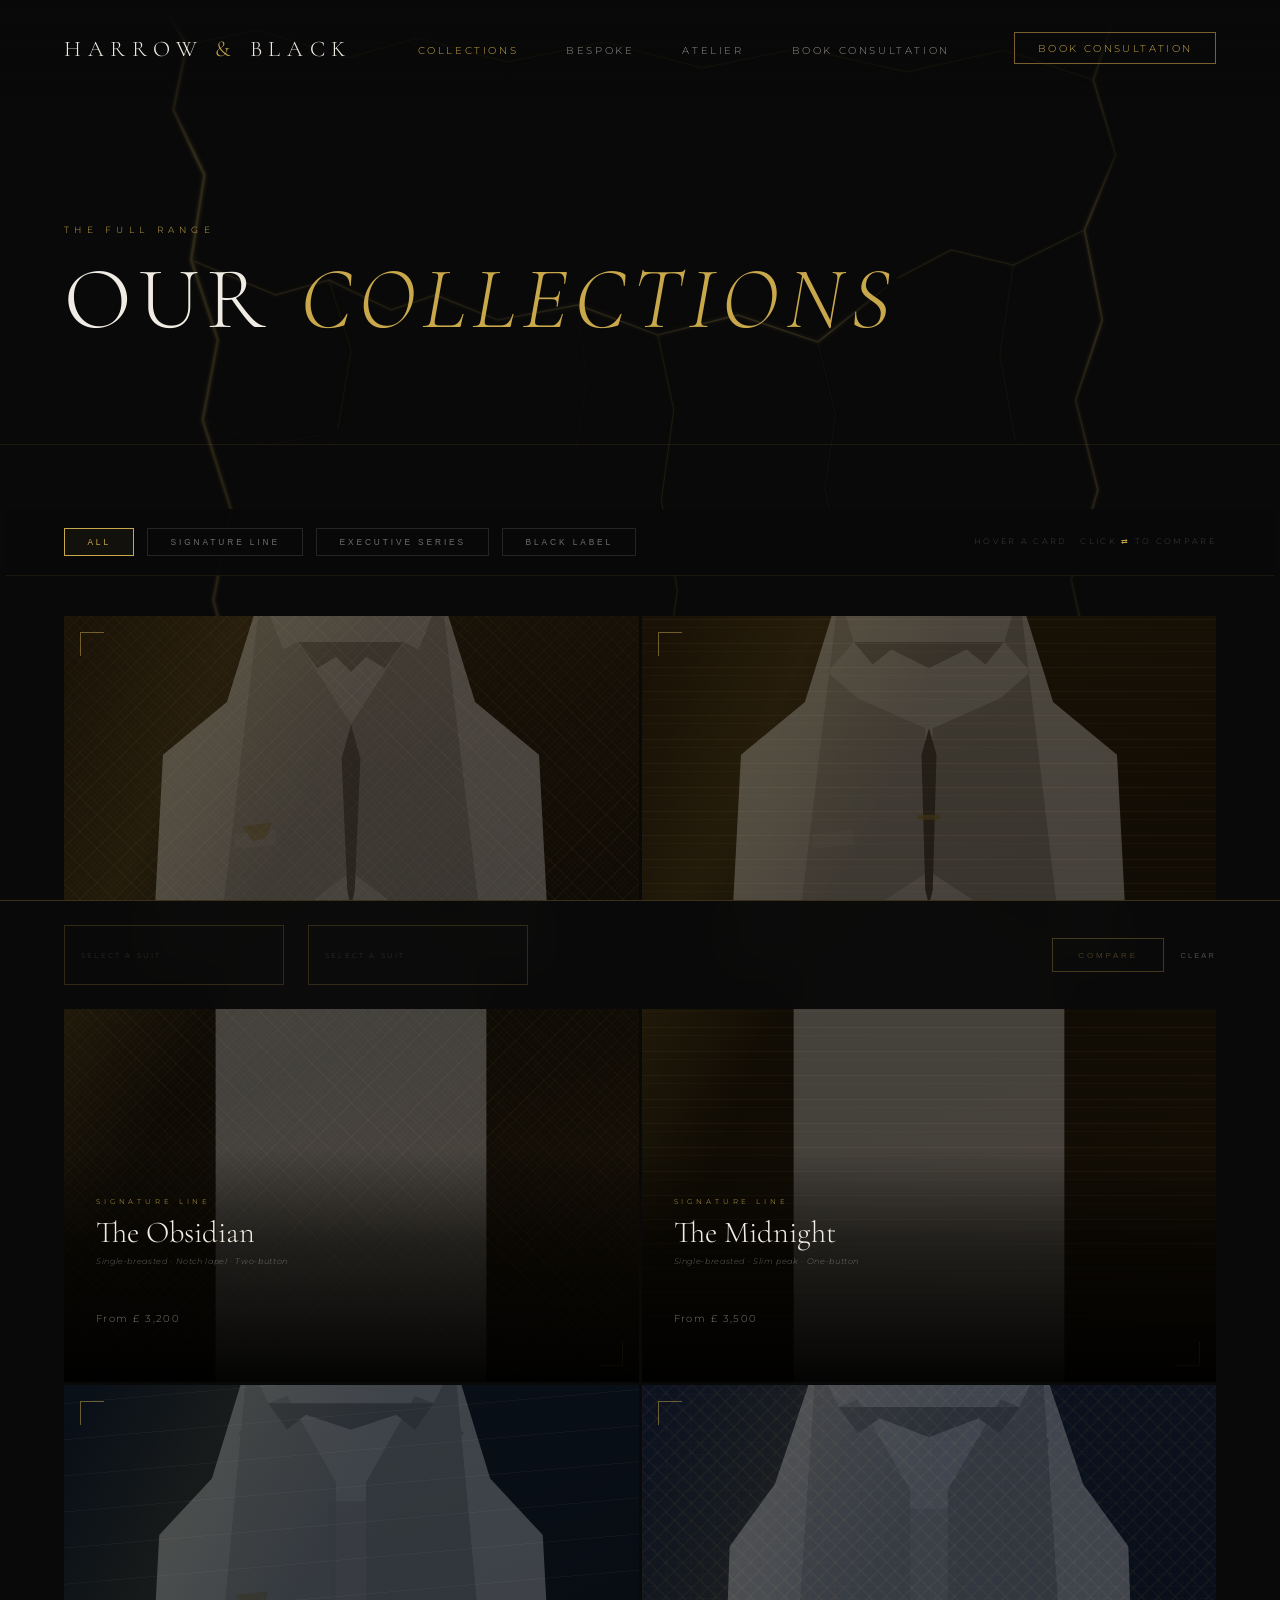
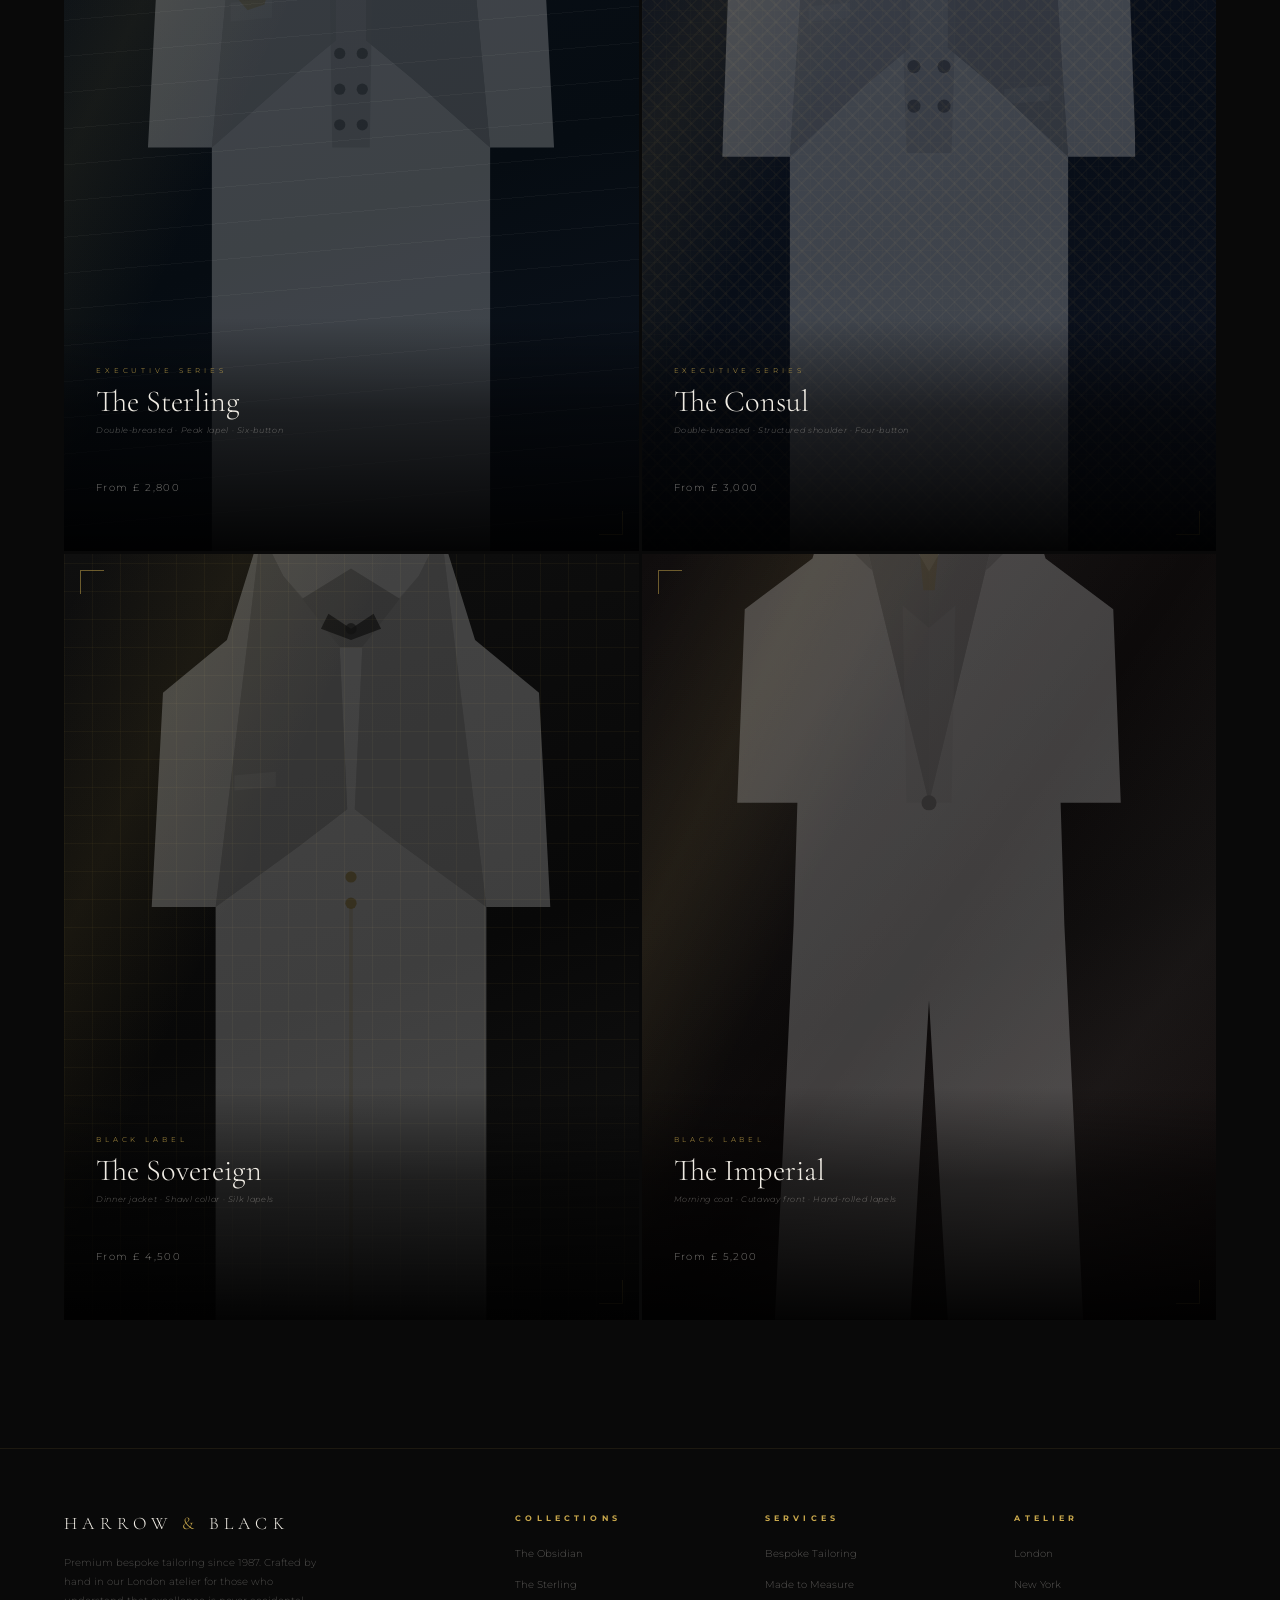
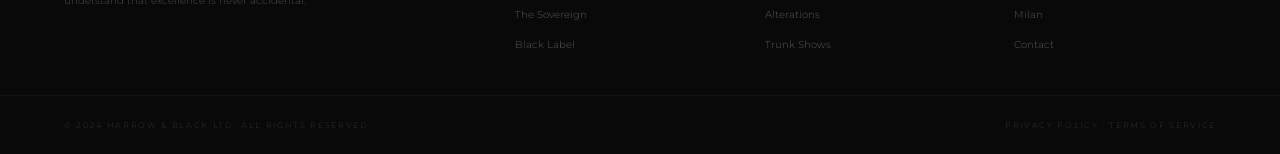
<file: collections.html>
<!DOCTYPE html>
<html lang="en">
<head>
  <meta charset="UTF-8"/>
  <meta name="viewport" content="width=device-width, initial-scale=1.0"/>
  <title>Collections — Harrow & Black</title>
  <link rel="stylesheet" href="style.css"/>
  <style>
    .collections-body { padding: 4rem 5% 8rem; }

    /* ---- STICKY FILTER BAR ---- */
    .filter-wrap {
      position: sticky;
      top: 72px;
      z-index: 50;
      background: rgba(9,9,9,0.92);
      backdrop-filter: blur(12px);
      border-bottom: 1px solid rgba(201,168,76,0.1);
      padding: 1.2rem 5%;
      margin: 0 -5%;
      display: flex;
      align-items: center;
      justify-content: space-between;
      gap: 1rem;
      flex-wrap: wrap;
    }
    .filter-row { display: flex; gap: 0.8rem; flex-wrap: wrap; }
    .filter-btn {
      font-size: 0.52rem;
      letter-spacing: 0.35em;
      text-transform: uppercase;
      border: 1px solid rgba(240,236,228,0.12);
      color: rgba(240,236,228,0.45);
      background: none;
      padding: 0.5rem 1.4rem;
      cursor: pointer;
      transition: border-color 0.3s, color 0.3s, background 0.3s;
    }
    .filter-btn:hover,
    .filter-btn.active { border-color: var(--gold); color: var(--gold); background: rgba(201,168,76,0.05); }
    .compare-hint {
      font-size: 0.48rem; letter-spacing: 0.3em; text-transform: uppercase;
      color: rgba(240,236,228,0.25);
    }
    .compare-hint span { color: var(--gold); }

    /* ---- 2-COLUMN GRID ---- */
    .collections-grid {
      display: grid;
      grid-template-columns: repeat(2, 1fr);
      gap: 3px;
      margin-top: 2.5rem;
    }

    /* ---- CARD ---- */
    .collection-card {
      position: relative;
      aspect-ratio: 3/4;
      overflow: hidden;
      cursor: pointer;
      transition: opacity 0.4s;
    }
    .collection-card.hidden { display: none; }
    .collection-card.compare-selected::after {
      content: '';
      position: absolute; inset: 0;
      border: 2px solid var(--gold);
      pointer-events: none; z-index: 10;
    }
    .card-bg {
      position: absolute; inset: 0;
      transition: transform 0.9s cubic-bezier(0.25,0.46,0.45,0.94);
    }
    .collection-card:hover .card-bg { transform: scale(1.04); }

    .bg-sig-1  { background: linear-gradient(160deg, #1c1408 0%, #0e0b05 55%, #1a1308 100%); }
    .bg-sig-2  { background: linear-gradient(160deg, #1a1206 0%, #100c04 55%, #181106 100%); }
    .bg-exec-1 { background: linear-gradient(160deg, #0a1018 0%, #060c12 55%, #0d1420 100%); }
    .bg-exec-2 { background: linear-gradient(160deg, #0c1220 0%, #080e18 55%, #0e1422 100%); }
    .bg-bl-1   { background: linear-gradient(160deg, #0f0f0f 0%, #080808 55%, #141414 100%); }
    .bg-bl-2   { background: linear-gradient(160deg, #100d0d 0%, #090707 55%, #160f0f 100%); }

    /* ---- FABRIC TEXTURES ---- */
    .card-texture { position: absolute; inset: 0; }
    .tex-herringbone {
      background-image:
        repeating-linear-gradient(45deg,  rgba(201,168,76,0.028) 0px, rgba(201,168,76,0.028) 1px, transparent 1px, transparent 8px),
        repeating-linear-gradient(-45deg, rgba(201,168,76,0.028) 0px, rgba(201,168,76,0.028) 1px, transparent 1px, transparent 8px),
        repeating-linear-gradient(45deg,  rgba(201,168,76,0.015) 4px, rgba(201,168,76,0.015) 5px, transparent 5px, transparent 16px),
        repeating-linear-gradient(-45deg, rgba(201,168,76,0.015) 4px, rgba(201,168,76,0.015) 5px, transparent 5px, transparent 16px);
    }
    .tex-pinstripe {
      background-image:
        repeating-linear-gradient(180deg,
          transparent 0px, transparent 3px,
          rgba(201,168,76,0.06) 3px, rgba(201,168,76,0.06) 4px,
          transparent 4px, transparent 24px),
        repeating-linear-gradient(180deg,
          transparent 0px, transparent 11px,
          rgba(201,168,76,0.03) 11px, rgba(201,168,76,0.03) 12px,
          transparent 12px, transparent 24px);
    }
    .tex-houndstooth {
      background-image:
        repeating-linear-gradient(45deg,  rgba(201,168,76,0.04) 0px, rgba(201,168,76,0.04) 2px, transparent 2px, transparent 12px),
        repeating-linear-gradient(-45deg, rgba(201,168,76,0.04) 0px, rgba(201,168,76,0.04) 2px, transparent 2px, transparent 12px),
        repeating-linear-gradient(0deg,   rgba(201,168,76,0.02) 0px, rgba(201,168,76,0.02) 1px, transparent 1px, transparent 12px),
        repeating-linear-gradient(90deg,  rgba(201,168,76,0.02) 0px, rgba(201,168,76,0.02) 1px, transparent 1px, transparent 12px);
    }
    .tex-chalkstripe {
      background-image:
        repeating-linear-gradient(175deg,
          transparent 0px, transparent 18px,
          rgba(240,236,228,0.035) 18px, rgba(240,236,228,0.035) 19px,
          transparent 19px, transparent 36px);
    }
    .tex-gridweave {
      background-image:
        repeating-linear-gradient(0deg,  rgba(201,168,76,0.05) 0px, rgba(201,168,76,0.05) 1px, transparent 1px, transparent 28px),
        repeating-linear-gradient(90deg, rgba(201,168,76,0.05) 0px, rgba(201,168,76,0.05) 1px, transparent 1px, transparent 28px);
    }
    .tex-silk {
      background: linear-gradient(125deg,
        rgba(240,236,228,0) 0%, rgba(240,236,228,0.04) 25%,
        rgba(240,236,228,0) 50%, rgba(240,236,228,0.06) 75%,
        rgba(240,236,228,0) 100%);
    }

    /* ---- SHIMMER ---- */
    .card-shimmer {
      position: absolute; inset: 0;
      background: linear-gradient(115deg,
        transparent 0%, transparent 40%,
        rgba(201,168,76,0.08) 50%,
        transparent 60%, transparent 100%);
      background-size: 200% 100%;
      background-position: -100% 0;
    }
    .collection-card:hover .card-shimmer {
      background-position: 200% 0;
      transition: background-position 0.7s ease;
    }

    /* ---- CORNERS ---- */
    .card-corner {
      position: absolute; width: 24px; height: 24px;
      pointer-events: none; transition: width 0.4s, height 0.4s, opacity 0.4s;
      opacity: 0.5;
    }
    .collection-card:hover .card-corner { width: 36px; height: 36px; opacity: 1; }
    .card-corner.tl { top: 1rem; left: 1rem; border-top: 1px solid var(--gold); border-left: 1px solid var(--gold); }
    .card-corner.br { bottom: 1rem; right: 1rem; border-bottom: 1px solid var(--gold); border-right: 1px solid var(--gold); }

    /* ---- SUIT ICON ---- */
    .suit-icon {
      position: absolute; bottom: 0; left: 50%;
      transform: translateX(-50%); width: 72%;
      transition: opacity 0.5s, transform 0.7s;
      opacity: 0.22;
    }
    .collection-card:hover .suit-icon { transform: translateX(-50%) scale(1.04); opacity: 0.32; }

    .card-overlay { position: absolute; inset: 0; opacity: 0; transition: opacity 0.4s; }
    .collection-card:hover .card-overlay { opacity: 1; }
    .overlay-sig  { background: rgba(201,168,76,0.06); }
    .overlay-exec { background: rgba(100,140,200,0.05); }
    .overlay-bl   { background: rgba(200,200,200,0.05); }

    /* ---- COMPARE BADGE ---- */
    .compare-badge {
      position: absolute; top: 1rem; right: 1rem; z-index: 5;
      width: 30px; height: 30px;
      border: 1px solid rgba(201,168,76,0.3);
      background: rgba(9,9,9,0.75);
      display: flex; align-items: center; justify-content: center;
      cursor: pointer;
      opacity: 0; transition: border-color 0.3s, background 0.3s, opacity 0.3s;
    }
    .collection-card:hover .compare-badge,
    .compare-badge.selected { opacity: 1; }
    .compare-badge.selected { border-color: var(--gold); background: rgba(201,168,76,0.15); }

    /* ---- QUICK VIEW BUTTON ---- */
    .card-quickview {
      position: absolute; top: 50%; left: 50%;
      transform: translate(-50%, -50%) scale(0.9);
      opacity: 0; transition: opacity 0.3s, transform 0.3s; z-index: 5;
      font-size: 0.46rem; letter-spacing: 0.4em; text-transform: uppercase;
      color: var(--white); background: rgba(9,9,9,0.75);
      border: 1px solid rgba(201,168,76,0.4);
      padding: 0.7rem 1.4rem; cursor: pointer;
      backdrop-filter: blur(4px); white-space: nowrap;
    }
    .collection-card:hover .card-quickview { opacity: 1; transform: translate(-50%, -50%) scale(1); }

    /* ---- CARD INFO ---- */
    .card-info {
      position: absolute; bottom: 0; left: 0; right: 0;
      padding: 3rem 2rem 2rem;
      background: linear-gradient(to top, rgba(0,0,0,0.95) 0%, rgba(0,0,0,0.55) 60%, transparent 100%);
    }
    .card-tag { font-size: 0.44rem; letter-spacing: 0.55em; text-transform: uppercase; color: var(--gold); margin-bottom: 0.5rem; }
    .card-name { font-family: 'Cormorant Garamond', serif; font-size: 1.9rem; font-weight: 300; }
    .card-detail { font-size: 0.5rem; letter-spacing: 0.08em; color: rgba(240,236,228,0.4); margin-top: 0.3rem; font-style: italic; }

    .card-meta {
      display: flex; gap: 0.5rem; flex-wrap: wrap; margin-top: 0.8rem;
      opacity: 0; transform: translateY(6px);
      transition: opacity 0.3s 0.05s, transform 0.3s 0.05s;
    }
    .collection-card:hover .card-meta { opacity: 1; transform: translateY(0); }
    .meta-badge {
      font-size: 0.42rem; letter-spacing: 0.22em; text-transform: uppercase;
      padding: 0.28rem 0.65rem;
      border: 1px solid rgba(201,168,76,0.2);
      color: rgba(240,236,228,0.5);
      background: rgba(0,0,0,0.4);
    }
    .meta-badge.gold { border-color: rgba(201,168,76,0.5); color: var(--gold); }

    .card-price { font-size: 0.6rem; letter-spacing: 0.15em; color: rgba(240,236,228,0.5); margin-top: 0.9rem; }
    .card-cta {
      display: inline-block; margin-top: 0.9rem;
      font-size: 0.46rem; letter-spacing: 0.4em; text-transform: uppercase;
      color: var(--gold); text-decoration: none;
      border-bottom: 1px solid var(--gold-dim); padding-bottom: 2px;
      opacity: 0; transform: translateY(6px);
      transition: opacity 0.3s 0.1s, transform 0.3s 0.1s;
    }
    .collection-card:hover .card-cta { opacity: 1; transform: translateY(0); }

    /* ---- QUICK VIEW MODAL ---- */
    .qv-backdrop {
      position: fixed; inset: 0;
      background: rgba(0,0,0,0.85); z-index: 200;
      display: flex; align-items: center; justify-content: center;
      opacity: 0; pointer-events: none; transition: opacity 0.35s;
      backdrop-filter: blur(6px);
    }
    .qv-backdrop.open { opacity: 1; pointer-events: all; }
    .qv-panel {
      width: min(700px, 92vw); max-height: 90vh; overflow-y: auto;
      background: #0d0d0d; border: 1px solid rgba(201,168,76,0.2);
      display: grid; grid-template-columns: 1fr 1.1fr;
      transform: translateY(20px); transition: transform 0.35s;
    }
    .qv-backdrop.open .qv-panel { transform: translateY(0); }
    .qv-visual {
      position: relative; min-height: 400px;
      display: flex; align-items: flex-end; justify-content: center; overflow: hidden;
    }
    .qv-content {
      padding: 2.5rem 2rem; border-left: 1px solid rgba(201,168,76,0.1);
      display: flex; flex-direction: column; gap: 1.2rem; position: relative;
    }
    .qv-close {
      position: absolute; top: 1rem; right: 1rem;
      background: none; border: none; color: rgba(240,236,228,0.4);
      font-size: 1.1rem; cursor: pointer; transition: color 0.2s;
    }
    .qv-close:hover { color: var(--gold); }
    .qv-tag { font-size: 0.44rem; letter-spacing: 0.55em; text-transform: uppercase; color: var(--gold); }
    .qv-name { font-family: 'Cormorant Garamond', serif; font-size: 2.2rem; font-weight: 300; line-height: 1.1; }
    .qv-price { font-size: 0.68rem; letter-spacing: 0.15em; color: rgba(240,236,228,0.6); }
    .qv-specs { display: flex; flex-direction: column; gap: 0.6rem; }
    .qv-spec-row {
      display: flex; justify-content: space-between; align-items: baseline;
      border-bottom: 1px solid rgba(201,168,76,0.07); padding-bottom: 0.55rem; font-size: 0.5rem;
    }
    .qv-spec-label { letter-spacing: 0.3em; text-transform: uppercase; color: rgba(240,236,228,0.3); }
    .qv-spec-val { color: rgba(240,236,228,0.75); font-style: italic; }
    .qv-badges { display: flex; gap: 0.5rem; flex-wrap: wrap; }
    .qv-badge {
      font-size: 0.42rem; letter-spacing: 0.25em; text-transform: uppercase;
      padding: 0.32rem 0.75rem; border: 1px solid rgba(201,168,76,0.3); color: var(--gold);
    }
    .qv-cta {
      display: block; margin-top: 0.5rem; text-align: center;
      font-size: 0.52rem; letter-spacing: 0.35em; text-transform: uppercase;
      color: var(--black); background: var(--gold);
      padding: 0.9rem 1.8rem; text-decoration: none; transition: opacity 0.3s;
    }
    .qv-cta:hover { opacity: 0.85; }

    /* ---- COMPARE DRAWER ---- */
    .compare-drawer {
      position: fixed; bottom: 0; left: 0; right: 0; z-index: 150;
      background: rgba(10,10,10,0.97); border-top: 1px solid rgba(201,168,76,0.25);
      backdrop-filter: blur(16px); padding: 1.5rem 5%;
      display: flex; align-items: center; gap: 2rem;
      transform: translateY(100%); transition: transform 0.4s cubic-bezier(0.25,0.46,0.45,0.94);
    }
    .compare-drawer.open { transform: translateY(0); }
    .compare-slots { display: flex; gap: 1.5rem; flex: 1; }
    .compare-slot {
      flex: 1; max-width: 220px;
      border: 1px solid rgba(201,168,76,0.2); padding: 0.8rem 1rem;
      display: flex; align-items: center; gap: 0.8rem; min-height: 60px;
    }
    .compare-slot-name { font-family: 'Cormorant Garamond', serif; font-size: 1.1rem; font-weight: 300; flex: 1; }
    .compare-slot-line { font-size: 0.42rem; letter-spacing: 0.3em; text-transform: uppercase; color: var(--gold); }
    .compare-slot-empty { font-size: 0.46rem; letter-spacing: 0.3em; text-transform: uppercase; color: rgba(240,236,228,0.2); }
    .compare-slot-remove {
      background: none; border: none; color: rgba(240,236,228,0.25);
      cursor: pointer; font-size: 0.9rem; transition: color 0.2s; line-height: 1;
    }
    .compare-slot-remove:hover { color: var(--gold); }
    .compare-actions { display: flex; gap: 1rem; align-items: center; }
    .btn-compare {
      font-size: 0.5rem; letter-spacing: 0.35em; text-transform: uppercase;
      border: 1px solid var(--gold); color: var(--gold); background: none;
      padding: 0.7rem 1.6rem; cursor: pointer; transition: background 0.3s, color 0.3s;
    }
    .btn-compare:hover:not(:disabled) { background: var(--gold); color: var(--black); }
    .btn-compare:disabled { opacity: 0.3; cursor: default; }
    .btn-compare-clear {
      font-size: 0.46rem; letter-spacing: 0.3em; text-transform: uppercase;
      background: none; border: none; color: rgba(240,236,228,0.3);
      cursor: pointer; transition: color 0.2s;
    }
    .btn-compare-clear:hover { color: var(--white); }

    /* ---- COMPARE MODAL ---- */
    .cmp-backdrop {
      position: fixed; inset: 0; background: rgba(0,0,0,0.92); z-index: 300;
      opacity: 0; pointer-events: none; transition: opacity 0.3s;
      overflow-y: auto; display: flex; align-items: flex-start; justify-content: center;
      padding: 4rem 3%;
    }
    .cmp-backdrop.open { opacity: 1; pointer-events: all; }
    .cmp-panel {
      width: 100%; max-width: 1100px; background: #0d0d0d;
      border: 1px solid rgba(201,168,76,0.15); padding: 4rem; position: relative;
    }
    .cmp-close {
      position: absolute; top: 1.4rem; right: 1.4rem;
      background: none; border: none; color: rgba(240,236,228,0.35);
      font-size: 1.5rem; cursor: pointer; transition: color 0.2s;
    }
    .cmp-close:hover { color: var(--gold); }
    .cmp-title { font-family: 'Cormorant Garamond', serif; font-size: 2.6rem; font-weight: 300; margin-bottom: 3rem; }
    .cmp-row { display: grid; grid-template-columns: 1.2fr 1fr 1fr; border-bottom: 1px solid rgba(201,168,76,0.07); }
    .cmp-row.header { border-bottom: 1px solid rgba(201,168,76,0.2); }
    .cmp-cell { padding: 1.2rem 1.2rem; font-size: 0.72rem; color: rgba(240,236,228,0.65); }
    .cmp-cell.label { color: rgba(240,236,228,0.28); letter-spacing: 0.3em; text-transform: uppercase; font-size: 0.6rem; }
    .cmp-cell.head-name { font-family: 'Cormorant Garamond', serif; font-size: 2rem; font-weight: 300; color: var(--white); }
    .cmp-cell.price-cell { color: var(--gold); font-size: 0.8rem; letter-spacing: 0.1em; }

    /* ---- MOBILE OVERRIDES ---- */
    @media (max-width: 768px) {
      /* Filter bar: show buttons, stack vertically */
      .filter-wrap {
        flex-direction: column !important;
        align-items: flex-start !important;
        gap: 1rem !important;
        padding: 1rem 5% !important;
        top: 60px !important;
      }
      .filter-row {
        gap: 0.5rem !important;
        flex-wrap: wrap !important;
      }
      .filter-btn {
        font-size: 0.48rem !important;
        padding: 0.5rem 1rem !important;
        letter-spacing: 0.2em !important;
      }
      .compare-hint { display: none !important; }

      /* Collections grid: single column */
      .collections-grid {
        grid-template-columns: 1fr !important;
        margin-top: 1.5rem !important;
      }
      .collection-card { aspect-ratio: 3/4 !important; }
      .card-name {
        font-size: 1.6rem !important;
        white-space: normal !important;
        overflow: visible !important;
        text-overflow: unset !important;
      }
      /* Always show meta & cta on mobile (no hover) */
      .card-meta { opacity: 1 !important; transform: none !important; }
      .card-cta  { opacity: 1 !important; transform: none !important; }

      /* Quick view modal: single column */
      .qv-panel { grid-template-columns: 1fr !important; width: 96vw !important; }
      .qv-visual { min-height: 220px !important; }
      .qv-content {
        border-left: none !important;
        border-top: 1px solid rgba(201,168,76,0.1) !important;
        padding: 1.5rem !important;
      }

      /* Compare drawer: stack */
      .compare-drawer {
        flex-direction: column !important;
        gap: 1rem !important;
        padding: 1.2rem 5% !important;
        align-items: stretch !important;
      }
      .compare-slots { flex-direction: column !important; gap: 0.8rem !important; }
      .compare-slot  { max-width: 100% !important; }
      .compare-actions { justify-content: center !important; }

      /* Compare modal */
      .cmp-panel { padding: 2rem 1.2rem !important; }
      .cmp-row   { grid-template-columns: 1fr 1fr !important; }
      .cmp-cell.label { display: none !important; }
      .collections-body { padding: 2rem 5% 5rem !important; }
    }
  </style>
</head>
<body>
  <div class="gold-lines-bg"></div>

  <div class="page-header">
    <p class="section-label">The Full Range</p>
    <h1 class="section-title">Our <em>Collections</em></h1>
  </div>

  <section class="collections-body" style="position:relative;z-index:1;">

    <div class="filter-wrap reveal">
      <div class="filter-row">
        <button class="filter-btn active" data-filter="all">All</button>
        <button class="filter-btn" data-filter="signature">Signature Line</button>
        <button class="filter-btn" data-filter="executive">Executive Series</button>
        <button class="filter-btn" data-filter="blacklabel">Black Label</button>
      </div>
      <p class="compare-hint">Hover a card · click <span>⇄</span> to compare</p>
    </div>

    <div class="collections-grid" id="collectionsGrid">

      <!-- THE OBSIDIAN -->
      <div class="collection-card" data-line="signature"
           data-name="The Obsidian" data-tag="Signature Line"
           data-detail="Single-breasted · Notch lapel · Two-button"
           data-fabric="Super 150s Wool" data-for="Boardroom · City" data-lead="10–12 weeks"
           data-price="From £ 3,200">
        <div class="card-bg bg-sig-1"></div>
        <div class="card-texture tex-herringbone"></div>
        <div class="card-shimmer"></div>
        <div class="card-corner tl"></div><div class="card-corner br"></div>
        <button class="compare-badge" title="Compare">⇄</button>
        <svg class="suit-icon" viewBox="0 0 220 420" fill="none">
          <path d="M62 0 L44 58 L10 86 L4 200 L38 200 L38 420 L182 420 L182 200 L216 200 L210 86 L176 58 L158 0" fill="white"/>
          <path d="M158 0 L146 30 L138 26 L110 70 L110 148 L132 165 L182 200" fill="#ccc"/>
          <path d="M62 0 L74 30 L82 26 L110 70 L110 148 L88 165 L38 200" fill="#d8d8d8"/>
          <path d="M138 26 L128 40 L118 34 L110 42 L102 34 L92 40 L82 26" fill="#aaa"/>
          <path d="M110 70 L105 88 L108 158 L110 168 L112 158 L115 88 Z" fill="#777"/>
          <circle cx="110" cy="188" r="3.5" fill="#999"/>
          <circle cx="110" cy="207" r="3.5" fill="#999"/>
          <path d="M48 128 L70 126 L70 134 L48 136 Z" fill="white" opacity="0.4"/>
          <path d="M52 124 L68 122 L65 130 L58 132 Z" fill="#c9a84c" opacity="0.55"/>
        </svg>
        <div class="card-overlay overlay-sig"></div>
        <button class="card-quickview">Quick View</button>
        <div class="card-info">
          <p class="card-tag">Signature Line</p>
          <h3 class="card-name">The Obsidian</h3>
          <p class="card-detail">Single-breasted · Notch lapel · Two-button</p>
          <div class="card-meta">
            <span class="meta-badge gold">Super 150s Wool</span>
            <span class="meta-badge">Boardroom · City</span>
            <span class="meta-badge">10–12 weeks</span>
          </div>
          <p class="card-price">From £ 3,200</p>
          <a href="bespoke.html" class="card-cta">Commission →</a>
        </div>
      </div>

      <!-- THE MIDNIGHT -->
      <div class="collection-card" data-line="signature"
           data-name="The Midnight" data-tag="Signature Line"
           data-detail="Single-breasted · Slim peak · One-button"
           data-fabric="Wool-Cashmere Blend" data-for="Evening · Theatre" data-lead="10–12 weeks"
           data-price="From £ 3,500">
        <div class="card-bg bg-sig-2"></div>
        <div class="card-texture tex-pinstripe"></div>
        <div class="card-shimmer"></div>
        <div class="card-corner tl"></div><div class="card-corner br"></div>
        <button class="compare-badge" title="Compare">⇄</button>
        <svg class="suit-icon" viewBox="0 0 220 420" fill="none">
          <path d="M62 0 L44 58 L10 86 L4 200 L38 200 L38 420 L182 420 L182 200 L216 200 L210 86 L176 58 L158 0" fill="white"/>
          <path d="M158 0 L150 26 L164 42 L148 56 L112 72 L110 148 L136 165 L182 200" fill="#c4c4c4"/>
          <path d="M62 0 L70 26 L56 42 L72 56 L108 72 L110 148 L84 165 L38 200" fill="#d4d4d4"/>
          <path d="M150 26 L140 38 L130 30 L110 40 L90 30 L80 38 L70 26" fill="#aaa"/>
          <path d="M110 72 L106 86 L108 158 L110 166 L112 158 L114 86 Z" fill="#555"/>
          <rect x="104" y="118" width="12" height="2.5" rx="1" fill="#c9a84c" opacity="0.8"/>
          <circle cx="110" cy="194" r="4" fill="#999"/>
          <path d="M48 128 L70 126 L70 134 L48 136 Z" fill="white" opacity="0.35"/>
        </svg>
        <div class="card-overlay overlay-sig"></div>
        <button class="card-quickview">Quick View</button>
        <div class="card-info">
          <p class="card-tag">Signature Line</p>
          <h3 class="card-name">The Midnight</h3>
          <p class="card-detail">Single-breasted · Slim peak · One-button</p>
          <div class="card-meta">
            <span class="meta-badge gold">Wool-Cashmere Blend</span>
            <span class="meta-badge">Evening · Theatre</span>
            <span class="meta-badge">10–12 weeks</span>
          </div>
          <p class="card-price">From £ 3,500</p>
          <a href="bespoke.html" class="card-cta">Commission →</a>
        </div>
      </div>

      <!-- THE STERLING -->
      <div class="collection-card" data-line="executive"
           data-name="The Sterling" data-tag="Executive Series"
           data-detail="Double-breasted · Peak lapel · Six-button"
           data-fabric="Super 120s Wool" data-for="Boardroom · Conference" data-lead="12–14 weeks"
           data-price="From £ 2,800">
        <div class="card-bg bg-exec-1"></div>
        <div class="card-texture tex-chalkstripe"></div>
        <div class="card-shimmer"></div>
        <div class="card-corner tl"></div><div class="card-corner br"></div>
        <button class="compare-badge" title="Compare">⇄</button>
        <svg class="suit-icon" viewBox="0 0 220 420" fill="none">
          <path d="M55 0 L36 62 L8 92 L2 205 L36 205 L36 420 L184 420 L184 205 L218 205 L212 92 L184 62 L165 0" fill="white"/>
          <path d="M165 0 L154 22 L170 38 L154 52 L122 74 L118 148 L142 168 L184 205" fill="#b8b8b8"/>
          <path d="M165 0 L154 22 L144 18 L118 64 L118 148 L142 168 L184 205" fill="#c8c8c8"/>
          <path d="M55 0 L66 22 L50 38 L66 52 L98 74 L102 148 L78 168 L36 205" fill="#ccc"/>
          <path d="M55 0 L66 22 L76 18 L102 64 L102 148 L78 168 L36 205" fill="#d8d8d8"/>
          <path d="M98 74 L122 74 L120 205 L100 205 Z" fill="#ccc" opacity="0.6"/>
          <path d="M154 22 L144 36 L134 28 L110 36 L86 28 L76 36 L66 22" fill="#a0a0a0"/>
          <circle cx="104" cy="155" r="3" fill="#888"/><circle cx="116" cy="155" r="3" fill="#888"/>
          <circle cx="104" cy="174" r="3" fill="#888"/><circle cx="116" cy="174" r="3" fill="#888"/>
          <circle cx="104" cy="193" r="3" fill="#888"/><circle cx="116" cy="193" r="3" fill="#888"/>
          <path d="M46 128 L68 126 L68 136 L46 138 Z" fill="white" opacity="0.35"/>
          <path d="M48 124 L66 122 L64 129 L55 132 Z" fill="#c9a84c" opacity="0.5"/>
        </svg>
        <div class="card-overlay overlay-exec"></div>
        <button class="card-quickview">Quick View</button>
        <div class="card-info">
          <p class="card-tag">Executive Series</p>
          <h3 class="card-name">The Sterling</h3>
          <p class="card-detail">Double-breasted · Peak lapel · Six-button</p>
          <div class="card-meta">
            <span class="meta-badge gold">Super 120s Wool</span>
            <span class="meta-badge">Boardroom · Conference</span>
            <span class="meta-badge">12–14 weeks</span>
          </div>
          <p class="card-price">From £ 2,800</p>
          <a href="bespoke.html" class="card-cta">Commission →</a>
        </div>
      </div>

      <!-- THE CONSUL -->
      <div class="collection-card" data-line="executive"
           data-name="The Consul" data-tag="Executive Series"
           data-detail="Double-breasted · Structured shoulder · Four-button"
           data-fabric="Flannel Wool" data-for="Diplomacy · Occasion" data-lead="12–14 weeks"
           data-price="From £ 3,000">
        <div class="card-bg bg-exec-2"></div>
        <div class="card-texture tex-houndstooth"></div>
        <div class="card-shimmer"></div>
        <div class="card-corner tl"></div><div class="card-corner br"></div>
        <button class="compare-badge" title="Compare">⇄</button>
        <svg class="suit-icon" viewBox="0 0 220 420" fill="none">
          <path d="M50 0 L28 65 L4 98 L0 210 L36 210 L36 420 L184 420 L184 210 L220 210 L216 98 L192 65 L170 0" fill="white"/>
          <path d="M170 0 L158 24 L174 42 L158 56 L126 78 L120 152 L144 172 L184 210" fill="#b4b4b4"/>
          <path d="M170 0 L158 24 L148 20 L120 68 L120 152 L144 172 L184 210" fill="#c2c2c2"/>
          <path d="M50 0 L62 24 L46 42 L62 56 L94 78 L100 152 L76 172 L36 210" fill="#c8c8c8"/>
          <path d="M50 0 L62 24 L72 20 L100 68 L100 152 L76 172 L36 210" fill="#d4d4d4"/>
          <path d="M94 78 L126 78 L122 208 L98 208 Z" fill="#ccc" opacity="0.5"/>
          <path d="M158 24 L148 38 L136 30 L110 40 L84 30 L72 38 L62 24" fill="#9a9a9a"/>
          <circle cx="102" cy="162" r="3.5" fill="#888"/><circle cx="118" cy="162" r="3.5" fill="#888"/>
          <circle cx="102" cy="183" r="3.5" fill="#888"/><circle cx="118" cy="183" r="3.5" fill="#888"/>
          <path d="M150 174 L174 172 L174 180 L150 182 Z" fill="white" opacity="0.3"/>
          <path d="M46 130 L68 128 L68 136 L46 138 Z" fill="white" opacity="0.3"/>
        </svg>
        <div class="card-overlay overlay-exec"></div>
        <button class="card-quickview">Quick View</button>
        <div class="card-info">
          <p class="card-tag">Executive Series</p>
          <h3 class="card-name">The Consul</h3>
          <p class="card-detail">Double-breasted · Structured shoulder · Four-button</p>
          <div class="card-meta">
            <span class="meta-badge gold">Flannel Wool</span>
            <span class="meta-badge">Diplomacy · Occasion</span>
            <span class="meta-badge">12–14 weeks</span>
          </div>
          <p class="card-price">From £ 3,000</p>
          <a href="bespoke.html" class="card-cta">Commission →</a>
        </div>
      </div>

      <!-- THE SOVEREIGN -->
      <div class="collection-card" data-line="blacklabel"
           data-name="The Sovereign" data-tag="Black Label"
           data-detail="Dinner jacket · Shawl collar · Silk lapels"
           data-fabric="Silk-Wool Blend" data-for="Black Tie · Gala" data-lead="14–16 weeks"
           data-price="From £ 4,500">
        <div class="card-bg bg-bl-1"></div>
        <div class="card-texture tex-gridweave"></div>
        <div class="card-shimmer"></div>
        <div class="card-corner tl"></div><div class="card-corner br"></div>
        <button class="compare-badge" title="Compare">⇄</button>
        <svg class="suit-icon" viewBox="0 0 220 420" fill="none">
          <path d="M62 0 L44 58 L10 86 L4 200 L38 200 L38 420 L182 420 L182 200 L216 200 L210 86 L176 58 L158 0" fill="white"/>
          <path d="M158 0 L146 24 L130 42 L116 62 L112 148 L138 168 L182 200" fill="#e0e0e0"/>
          <path d="M158 0 L146 24 L136 36 L116 62 L112 148 L138 168 L182 200" fill="#d0d0d0"/>
          <path d="M62 0 L74 24 L90 42 L104 62 L108 148 L82 168 L38 200" fill="#d8d8d8"/>
          <path d="M62 0 L74 24 L84 36 L104 62 L108 148 L82 168 L38 200" fill="#c8c8c8"/>
          <path d="M136 36 L116 62 L104 62 L84 36 L110 20 Z" fill="#bbb"/>
          <path d="M98 44 L110 52 L122 44 L126 52 L110 58 L94 52 Z" fill="#111" opacity="0.7"/>
          <circle cx="110" cy="52" r="3" fill="#222" opacity="0.7"/>
          <line x1="110" y1="200" x2="110" y2="420" stroke="#c9a84c" stroke-width="2" opacity="0.25"/>
          <circle cx="110" cy="184" r="3" fill="#c9a84c" opacity="0.8"/>
          <circle cx="110" cy="198" r="3" fill="#c9a84c" opacity="0.8"/>
          <path d="M48 130 L70 128 L70 136 L48 138 Z" fill="white" opacity="0.4"/>
        </svg>
        <div class="card-overlay overlay-bl"></div>
        <button class="card-quickview">Quick View</button>
        <div class="card-info">
          <p class="card-tag">Black Label</p>
          <h3 class="card-name">The Sovereign</h3>
          <p class="card-detail">Dinner jacket · Shawl collar · Silk lapels</p>
          <div class="card-meta">
            <span class="meta-badge gold">Silk-Wool Blend</span>
            <span class="meta-badge">Black Tie · Gala</span>
            <span class="meta-badge">14–16 weeks</span>
          </div>
          <p class="card-price">From £ 4,500</p>
          <a href="bespoke.html" class="card-cta">Commission →</a>
        </div>
      </div>

      <!-- THE IMPERIAL -->
      <div class="collection-card" data-line="blacklabel"
           data-name="The Imperial" data-tag="Black Label"
           data-detail="Morning coat · Cutaway front · Hand-rolled lapels"
           data-fabric="Barathea Wool" data-for="Morning Occasion · Ceremony" data-lead="16–20 weeks"
           data-price="From £ 5,200">
        <div class="card-bg bg-bl-2"></div>
        <div class="card-texture tex-silk"></div>
        <div class="card-shimmer"></div>
        <div class="card-corner tl"></div><div class="card-corner br"></div>
        <button class="compare-badge" title="Compare">⇄</button>
        <svg class="suit-icon" viewBox="0 0 220 460" fill="none">
          <path d="M65 0 L48 55 L12 82 L8 185 L40 185 L38 250 L28 460 L100 460 L110 290 L120 460 L192 460 L182 250 L180 185 L212 185 L208 82 L172 55 L155 0" fill="white"/>
          <path d="M155 0 L144 26 L158 44 L142 60 L112 80 L110 185" fill="#d2d2d2"/>
          <path d="M155 0 L144 26 L134 20 L110 62 L110 185" fill="#c0c0c0"/>
          <path d="M65 0 L76 26 L62 44 L78 60 L108 80 L110 185" fill="#ccc"/>
          <path d="M65 0 L76 26 L86 20 L110 62 L110 185" fill="#bbb"/>
          <path d="M144 26 L134 38 L122 32 L110 40 L98 32 L86 38 L76 26" fill="#a0a0a0"/>
          <path d="M104 40 L110 32 L116 40 L113 72 L107 72 Z" fill="#c9a84c" opacity="0.45"/>
          <path d="M96 80 L110 92 L124 80 L122 185 L98 185 Z" fill="#e0e0e0" opacity="0.4"/>
          <circle cx="110" cy="185" r="4" fill="#aaa"/>
          <path d="M44 128 L66 126 L66 134 L44 136 Z" fill="white" opacity="0.4"/>
          <line x1="100" y1="255" x2="100" y2="460" stroke="rgba(255,255,255,0.18)" stroke-width="1.5"/>
        </svg>
        <div class="card-overlay overlay-bl"></div>
        <button class="card-quickview">Quick View</button>
        <div class="card-info">
          <p class="card-tag">Black Label</p>
          <h3 class="card-name">The Imperial</h3>
          <p class="card-detail">Morning coat · Cutaway front · Hand-rolled lapels</p>
          <div class="card-meta">
            <span class="meta-badge gold">Barathea Wool</span>
            <span class="meta-badge">Morning Occasion · Ceremony</span>
            <span class="meta-badge">16–20 weeks</span>
          </div>
          <p class="card-price">From £ 5,200</p>
          <a href="bespoke.html" class="card-cta">Commission →</a>
        </div>
      </div>

    </div>
  </section>

  <!-- QUICK VIEW MODAL -->
  <div class="qv-backdrop" id="qvBackdrop">
    <div class="qv-panel">
      <div class="qv-visual" id="qvVisual"></div>
      <div class="qv-content">
        <button class="qv-close" id="qvClose">✕</button>
        <p class="qv-tag" id="qvTag"></p>
        <h2 class="qv-name" id="qvName"></h2>
        <p class="qv-price" id="qvPrice"></p>
        <div class="qv-specs" id="qvSpecs"></div>
        <div class="qv-badges" id="qvBadges"></div>
        <a href="bespoke.html" class="qv-cta">Commission This Suit →</a>
      </div>
    </div>
  </div>

  <!-- COMPARE DRAWER -->
  <div class="compare-drawer" id="compareDrawer">
    <div class="compare-slots">
      <div class="compare-slot" id="slot0"><p class="compare-slot-empty">Select a suit</p></div>
      <div class="compare-slot" id="slot1"><p class="compare-slot-empty">Select a suit</p></div>
    </div>
    <div class="compare-actions">
      <button class="btn-compare" id="btnCompare" disabled>Compare</button>
      <button class="btn-compare-clear" id="btnClear">Clear</button>
    </div>
  </div>

  <!-- COMPARE MODAL -->
  <div class="cmp-backdrop" id="cmpBackdrop">
    <div class="cmp-panel">
      <button class="cmp-close" id="cmpClose">✕</button>
      <h2 class="cmp-title">Side-by-Side</h2>
      <div id="cmpGrid"></div>
    </div>
  </div>

  <script src="shared.js"></script>
  <script>
    // FILTER
    document.querySelectorAll('.filter-btn').forEach(btn => {
      btn.addEventListener('click', () => {
        document.querySelectorAll('.filter-btn').forEach(b => b.classList.remove('active'));
        btn.classList.add('active');
        const f = btn.dataset.filter;
        document.querySelectorAll('.collection-card').forEach(c =>
          c.classList.toggle('hidden', f !== 'all' && c.dataset.line !== f));
      });
    });

    // QUICK VIEW
    const qvBackdrop = document.getElementById('qvBackdrop');
    function openQV(card) {
      const d = card.dataset;
      document.getElementById('qvTag').textContent   = d.tag;
      document.getElementById('qvName').textContent  = d.name;
      document.getElementById('qvPrice').textContent = d.price;
      const vis = document.getElementById('qvVisual');
      vis.innerHTML = '';
      const bg  = card.querySelector('.card-bg').cloneNode(true);
      const tex = card.querySelector('.card-texture').cloneNode(true);
      const svg = card.querySelector('.suit-icon').cloneNode(true);
      [bg, tex].forEach(el => { el.style.cssText = 'position:absolute;inset:0;'; vis.appendChild(el); });
      svg.style.cssText = 'width:70%;position:relative;z-index:2;opacity:0.38;align-self:flex-end;';
      vis.appendChild(svg);
      document.getElementById('qvSpecs').innerHTML = `
        <div class="qv-spec-row"><span class="qv-spec-label">Cut</span><span class="qv-spec-val">${d.detail}</span></div>
        <div class="qv-spec-row"><span class="qv-spec-label">Fabric</span><span class="qv-spec-val">${d.fabric}</span></div>
        <div class="qv-spec-row"><span class="qv-spec-label">Best For</span><span class="qv-spec-val">${d.for}</span></div>
        <div class="qv-spec-row"><span class="qv-spec-label">Lead Time</span><span class="qv-spec-val">${d.lead}</span></div>
      `;
      document.getElementById('qvBadges').innerHTML =
        `<span class="qv-badge">${d.tag}</span><span class="qv-badge">${d.lead}</span>`;
      qvBackdrop.classList.add('open');
      document.body.style.overflow = 'hidden';
    }
    function closeQV() { qvBackdrop.classList.remove('open'); document.body.style.overflow = ''; }
    document.getElementById('qvClose').addEventListener('click', closeQV);
    qvBackdrop.addEventListener('click', e => { if (e.target === qvBackdrop) closeQV(); });
    document.querySelectorAll('.card-quickview').forEach(btn => {
      btn.addEventListener('click', e => { e.stopPropagation(); openQV(btn.closest('.collection-card')); });
    });

    // COMPARE
    let compareList = [];
    const drawer = document.getElementById('compareDrawer');
    const btnCompare = document.getElementById('btnCompare');

    function updateDrawer() {
      for (let i = 0; i < 2; i++) {
        const slot = document.getElementById('slot' + i);
        const item = compareList[i];
        slot.innerHTML = item
          ? `<div style="flex:1"><p class="compare-slot-line">${item.dataset.tag}</p><p class="compare-slot-name">${item.dataset.name}</p></div>
             <button class="compare-slot-remove" data-idx="${i}">✕</button>`
          : `<p class="compare-slot-empty">Select a suit</p>`;
      }
      drawer.classList.toggle('open', compareList.length > 0);
      btnCompare.disabled = compareList.length < 2;
      drawer.querySelectorAll('.compare-slot-remove').forEach(btn => {
        btn.addEventListener('click', () => {
          const i = parseInt(btn.dataset.idx);
          compareList[i].classList.remove('compare-selected');
          compareList[i].querySelector('.compare-badge').classList.remove('selected');
          compareList.splice(i, 1);
          updateDrawer();
        });
      });
    }

    document.querySelectorAll('.compare-badge').forEach(badge => {
      badge.addEventListener('click', e => {
        e.stopPropagation();
        const card = badge.closest('.collection-card');
        const idx  = compareList.indexOf(card);
        if (idx !== -1) {
          compareList.splice(idx, 1);
          card.classList.remove('compare-selected');
          badge.classList.remove('selected');
        } else {
          if (compareList.length >= 2) return;
          compareList.push(card);
          card.classList.add('compare-selected');
          badge.classList.add('selected');
        }
        updateDrawer();
      });
    });

    document.getElementById('btnClear').addEventListener('click', () => {
      compareList.forEach(c => {
        c.classList.remove('compare-selected');
        c.querySelector('.compare-badge').classList.remove('selected');
      });
      compareList = [];
      updateDrawer();
    });

    // COMPARE MODAL
    const cmpBackdrop = document.getElementById('cmpBackdrop');
    btnCompare.addEventListener('click', () => {
      if (compareList.length < 2) return;
      const [a, b] = compareList.map(c => c.dataset);
      const rows = [
        ['', a.name, b.name],
        ['Line', a.tag, b.tag],
        ['Cut', a.detail, b.detail],
        ['Fabric', a.fabric, b.fabric],
        ['Best For', a.for, b.for],
        ['Lead Time', a.lead, b.lead],
        ['Price', a.price, b.price],
      ];
      document.getElementById('cmpGrid').innerHTML = rows.map((r, i) => `
        <div class="cmp-row ${i === 0 ? 'header' : ''}">
          <div class="cmp-cell label">${r[0]}</div>
          <div class="cmp-cell ${i === 0 ? 'head-name' : i === 6 ? 'price-cell' : ''}">${r[1]}</div>
          <div class="cmp-cell ${i === 0 ? 'head-name' : i === 6 ? 'price-cell' : ''}">${r[2]}</div>
        </div>`).join('');
      cmpBackdrop.classList.add('open');
      document.body.style.overflow = 'hidden';
    });
    function closeCmp() { cmpBackdrop.classList.remove('open'); document.body.style.overflow = ''; }
    document.getElementById('cmpClose').addEventListener('click', closeCmp);
    cmpBackdrop.addEventListener('click', e => { if (e.target === cmpBackdrop) closeCmp(); });
    document.addEventListener('keydown', e => { if (e.key === 'Escape') { closeQV(); closeCmp(); } });
  </script>
</body>
</html>
</file>
<file: style.css>
@import url('https://fonts.googleapis.com/css2?family=Cormorant+Garamond:ital,wght@0,300;0,400;0,600;1,300;1,400&family=Montserrat:wght@200;300;400;500&display=swap');

*, *::before, *::after { margin: 0; padding: 0; box-sizing: border-box; }

:root {
  --black: #090909;
  --dark: #111111;
  --dark2: #181818;
  --gold: #c9a84c;
  --gold-light: #e8c96b;
  --gold-dim: #7a6030;
  --white: #f0ece4;
  --grey: #5a5a5a;
}

html { scroll-behavior: smooth; }

body {
  background-color: var(--black);
  color: var(--white);
  font-family: 'Montserrat', sans-serif;
  font-weight: 300;
  overflow-x: hidden;
}

/* ---- KINTSUGI BACKGROUND VEINS ---- */
.gold-lines-bg {
  position: fixed;
  inset: 0;
  pointer-events: none;
  z-index: 0;
  overflow: hidden;
}

/* ---- NAV ---- */
nav {
  position: fixed;
  top: 0; left: 0; right: 0;
  z-index: 100;
  display: flex;
  align-items: center;
  justify-content: space-between;
  padding: 2rem 5%;
  background: linear-gradient(to bottom, rgba(9,9,9,0.97), transparent);
  transition: background 0.3s;
}
.nav-logo {
  font-family: 'Cormorant Garamond', serif;
  font-weight: 300;
  font-size: 1.4rem;
  letter-spacing: 0.3em;
  text-transform: uppercase;
  color: var(--white);
  text-decoration: none;
}
.nav-logo span { color: var(--gold); }
.nav-links {
  display: flex;
  gap: 3rem;
  list-style: none;
}
.nav-links a {
  color: var(--white);
  text-decoration: none;
  font-size: 0.65rem;
  letter-spacing: 0.25em;
  text-transform: uppercase;
  opacity: 0.6;
  transition: opacity 0.3s, color 0.3s;
}
.nav-links a:hover,
.nav-links a.active { opacity: 1; color: var(--gold); }
.nav-cta {
  font-size: 0.6rem;
  letter-spacing: 0.25em;
  text-transform: uppercase;
  border: 1px solid var(--gold-dim);
  color: var(--gold);
  padding: 0.6rem 1.4rem;
  text-decoration: none;
  transition: background 0.3s, color 0.3s;
}
.nav-cta:hover { background: var(--gold); color: var(--black); }

/* ---- BUTTONS ---- */
.btn-primary {
  display: inline-block;
  background: linear-gradient(135deg, var(--gold-dim), var(--gold));
  color: var(--black);
  padding: 1rem 2.8rem;
  font-size: 0.6rem;
  letter-spacing: 0.3em;
  text-transform: uppercase;
  text-decoration: none;
  font-weight: 500;
  transition: opacity 0.3s, transform 0.3s;
}
.btn-primary:hover { opacity: 0.85; transform: translateY(-1px); }
.btn-ghost {
  display: inline-block;
  color: var(--white);
  padding: 1rem 2.8rem;
  font-size: 0.6rem;
  letter-spacing: 0.3em;
  text-transform: uppercase;
  text-decoration: none;
  border: 1px solid rgba(240,236,228,0.2);
  transition: border-color 0.3s, color 0.3s;
}
.btn-ghost:hover { border-color: var(--gold); color: var(--gold); }

/* ---- SECTION SHARED ---- */
section { position: relative; z-index: 1; }
.section-label {
  font-size: 0.55rem;
  letter-spacing: 0.6em;
  text-transform: uppercase;
  color: var(--gold);
  margin-bottom: 1.2rem;
}
.section-title {
  font-family: 'Cormorant Garamond', serif;
  font-weight: 300;
  font-size: clamp(2rem, 5vw, 3.5rem);
  line-height: 1.1;
  text-transform: uppercase;
  letter-spacing: 0.08em;
}
.section-title em { font-style: italic; color: var(--gold); }
.gold-rule {
  width: 50px;
  height: 1px;
  background: linear-gradient(to right, var(--gold), transparent);
  margin: 1.8rem 0;
}

/* ---- PAGE HEADER (inner pages) ---- */
.page-header {
  position: relative;
  z-index: 1;
  padding: 14rem 5% 6rem;
  border-bottom: 1px solid rgba(201,168,76,0.1);
}
.page-header .section-label { margin-bottom: 1rem; }
.page-header .section-title { font-size: clamp(3rem, 7vw, 5.5rem); }



/* ---- STATS BAR ---- */
.stats {
  padding: 4rem 5%;
  display: grid;
  grid-template-columns: repeat(4, 1fr);
  border-top: 1px solid rgba(201,168,76,0.1);
  border-bottom: 1px solid rgba(201,168,76,0.1);
  background: var(--dark);
  position: relative;
  z-index: 1;
}
.stat-item {
  padding: 2rem 1.5rem;
  text-align: center;
  border-right: 1px solid rgba(201,168,76,0.08);
}
.stat-item:last-child { border-right: none; }
.stat-number {
  font-family: 'Cormorant Garamond', serif;
  font-size: 3rem;
  font-weight: 300;
  color: var(--gold);
  line-height: 1;
}
.stat-label {
  font-size: 0.5rem;
  letter-spacing: 0.4em;
  text-transform: uppercase;
  color: rgba(240,236,228,0.35);
  margin-top: 0.7rem;
}

/* ---- FOOTER ---- */
footer {
  position: relative;
  z-index: 1;
  padding: 4rem 5% 2rem;
  border-top: 1px solid rgba(201,168,76,0.1);
  display: grid;
  grid-template-columns: 2fr 1fr 1fr 1fr;
  gap: 3rem;
}
.footer-brand .nav-logo {
  font-size: 1.1rem;
  display: block;
  margin-bottom: 1.2rem;
}
.footer-brand p {
  font-size: 0.62rem;
  line-height: 1.9;
  color: rgba(240,236,228,0.3);
  max-width: 260px;
}
.footer-col h4 {
  font-size: 0.52rem;
  letter-spacing: 0.5em;
  text-transform: uppercase;
  color: var(--gold);
  margin-bottom: 1.2rem;
}
.footer-col ul { list-style: none; }
.footer-col li { margin-bottom: 0.7rem; }
.footer-col a {
  font-size: 0.62rem;
  color: rgba(240,236,228,0.35);
  text-decoration: none;
  transition: color 0.3s;
}
.footer-col a:hover { color: var(--gold); }
.footer-bottom {
  position: relative;
  z-index: 1;
  padding: 1.5rem 5%;
  display: flex;
  justify-content: space-between;
  align-items: center;
  border-top: 1px solid rgba(255,255,255,0.04);
}
.footer-bottom p {
  font-size: 0.52rem;
  letter-spacing: 0.2em;
  color: rgba(240,236,228,0.18);
  text-transform: uppercase;
}

/* ---- SCROLL REVEAL ---- */
.reveal {
  opacity: 0;
  transform: translateY(28px);
  transition: opacity 0.8s ease, transform 0.8s ease;
}
.reveal.visible { opacity: 1; transform: translateY(0); }

/* ==============================
   MOBILE RESPONSIVE
   ============================== */

/* Hamburger button — hidden on desktop */
.nav-hamburger {
  display: none;
  flex-direction: column;
  gap: 5px;
  cursor: pointer;
  padding: 4px;
  z-index: 200;
}
.nav-hamburger span {
  display: block;
  width: 24px;
  height: 1px;
  background: var(--gold);
  transition: all 0.3s;
}
.nav-hamburger.open span:nth-child(1) { transform: translateY(6px) rotate(45deg); }
.nav-hamburger.open span:nth-child(2) { opacity: 0; }
.nav-hamburger.open span:nth-child(3) { transform: translateY(-6px) rotate(-45deg); }

@media (max-width: 768px) {

  /* NAV */
  nav {
    padding: 1.4rem 5%;
  }
  .nav-hamburger {
    display: flex;
  }
  .nav-links {
    display: none;
    position: fixed;
    top: 0; left: 0; right: 0; bottom: 0;
    background: rgba(9,9,9,0.98);
    flex-direction: column;
    align-items: center;
    justify-content: center;
    gap: 2.5rem;
    z-index: 150;
  }
  .nav-links.open {
    display: flex;
  }
  .nav-links a {
    font-size: 0.9rem;
    letter-spacing: 0.3em;
  }
  .nav-cta {
    display: none;
  }

  /* HERO */
  .hero-title {
    font-size: clamp(3rem, 15vw, 5rem) !important;
  }
  .hero-actions {
    flex-direction: column;
    gap: 1rem;
  }

  /* COLLECTIONS GRID */
  .collections-header {
    flex-direction: column;
    align-items: flex-start;
    gap: 1.5rem;
  }
  .collections-grid {
    grid-template-columns: 1fr;
    gap: 2px;
  }
  .collection-card {
    aspect-ratio: 4/3;
  }

  /* STATS */
  .stats {
    grid-template-columns: repeat(2, 1fr);
  }
  .stat-item {
    border-right: none;
    border-bottom: 1px solid rgba(201,168,76,0.08);
  }
  .stat-item:nth-child(odd) {
    border-right: 1px solid rgba(201,168,76,0.08);
  }
  .stat-number {
    font-size: 2.2rem;
  }

  /* FOOTER */
  footer {
    grid-template-columns: 1fr;
    gap: 2rem;
  }
  .footer-bottom {
    flex-direction: column;
    gap: 0.8rem;
    text-align: center;
  }

  /* PAGE HEADER */
  .page-header {
    padding: 10rem 5% 4rem;
  }

  /* BUTTONS */
  .btn-primary, .btn-ghost {
    padding: 0.9rem 2rem;
    text-align: center;
    width: 100%;
  }
}

/* ==============================
   MOBILE FIXES — ALL PAGES
   ============================== */
@media (max-width: 768px) {

  /* BESPOKE PAGE */
  .bespoke-intro {
    grid-template-columns: 1fr !important;
    gap: 3rem !important;
    padding: 3rem 5% !important;
  }
  .bespoke-visual {
    aspect-ratio: 4/3 !important;
  }
  .options-grid {
    grid-template-columns: 1fr 1fr !important;
  }
  .bespoke-cta-steps {
    flex-wrap: wrap !important;
    gap: 1.5rem !important;
  }
  .cta-step-line { display: none !important; }

  /* COLLECTIONS PAGE */
  .filter-wrap {
    flex-direction: column !important;
    align-items: flex-start !important;
    gap: 0.8rem !important;
  }
  .compare-hint { display: none !important; }
  .collections-grid {
    grid-template-columns: 1fr !important;
  }
  .collection-card {
    aspect-ratio: 3/4 !important;
  }
  .qv-panel {
    grid-template-columns: 1fr !important;
  }
  .qv-visual { min-height: 220px !important; }
  .compare-drawer {
    flex-direction: column !important;
    gap: 1rem !important;
  }
  .compare-slots { flex-direction: column !important; }
  .compare-slot { max-width: 100% !important; }
  .cmp-panel { padding: 2rem 1rem !important; }
  .cmp-row { grid-template-columns: 1fr 1fr !important; }
  .cmp-cell.label { display: none !important; }

  /* SECTION LABEL spacing */
  .section-label { letter-spacing: 0.3em !important; }
}
</file>
